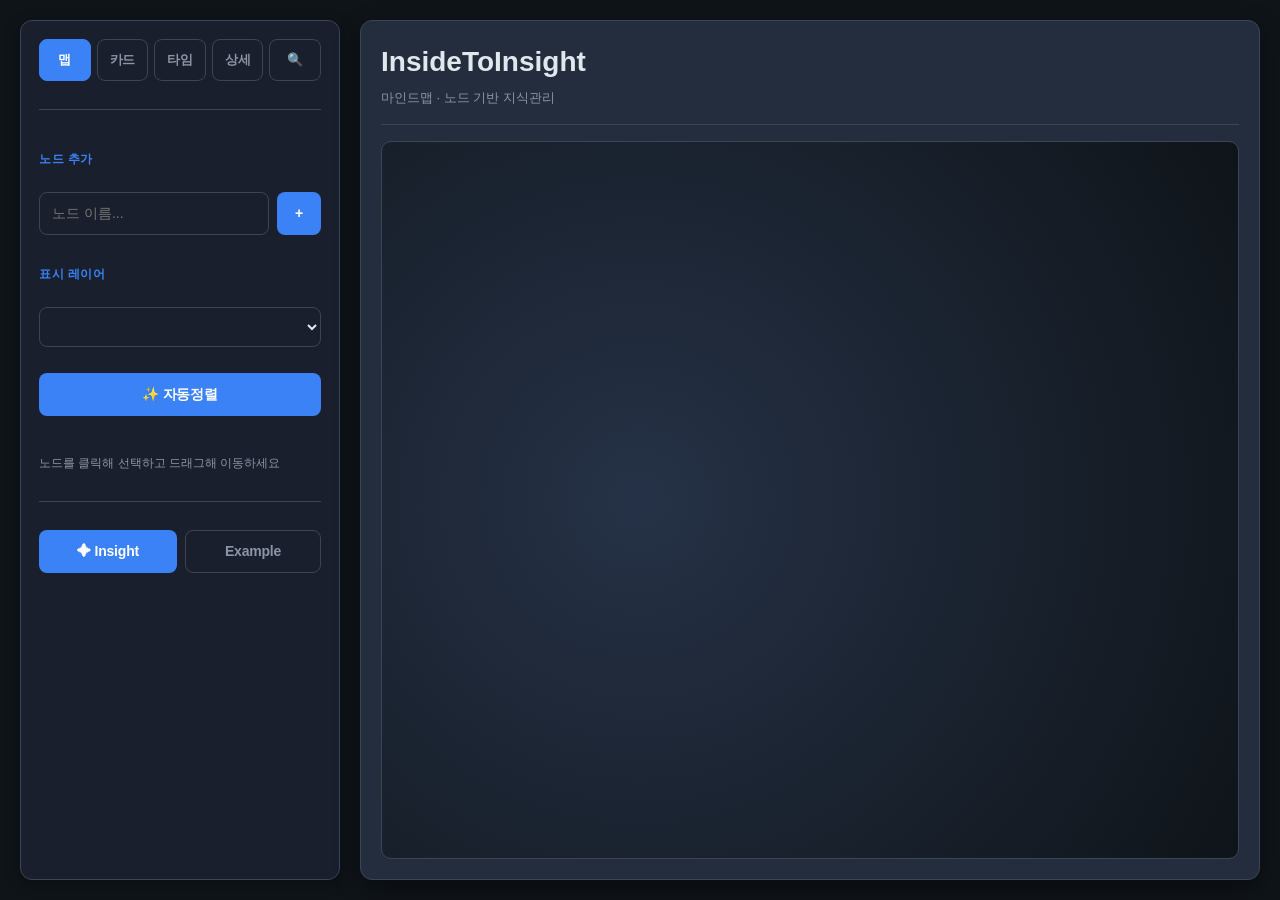
<file: index.html>
<!DOCTYPE html>
<html lang="ko">
<head>
<meta charset="UTF-8"><meta name="viewport" content="width=device-width, initial-scale=1.0"><title>InsideToInsight — Local</title>
<link rel="stylesheet" href="css/main.css">
</head>
<body>
<div id="app"></div><div id="toast" class="toast"></div>
<div id="exampleModal" class="insight-modal"><div class="modal"><div class="modal-head"><h2>Example — 한서윤</h2><button class="close" id="closeExample">×</button></div><div class="hint">가상의 인물 한서윤을 기준으로 구성한 구조화된 데모입니다. 각 카테고리에 <b>10개씩, 총 70개</b>의 장문 다이어리가 들어 있고, 각 기록은 <b>제목 + 세부 라벨 + 본문</b> 구조를 갖습니다.</div><div class="section-label">이 버전에서 확인할 수 있는 것</div><div style="background:#fafafa;border:1px solid #eee;border-radius:8px;padding:12px;line-height:1.6">• 카테고리별 10개 장문 다이어리<br>• 제목과 세부 라벨이 상세/카드/타임라인에 표시되는 구조<br>• Insight 프롬프트에 세부 라벨까지 전달되는 구조<br>• 기능별 JavaScript/CSS/데이터 분리</div><div class="section-label">추천 질문</div><div class="example-grid"><button class="secondary example-query" data-q="서윤이 커리어를 선택할 때 중요하게 보는 기준은 무엇일까?">커리어 기준 분석</button><button class="secondary example-query" data-q="서윤의 인간관계에서 반복되는 패턴은 무엇일까?">관계 패턴 분석</button><button class="secondary example-query" data-q="서윤이 효율을 중요하게 생각하면서도 사람 문제에는 다르게 접근하는 이유는?">가치관 연결 분석</button></div><div class="modal-actions"><button class="secondary" id="cancelExample">취소</button><button class="primary" id="runExample">미리보기로 보기</button></div></div></div><div id="examplePreviewBar" style="display:none;background:#fff3e0;border-bottom:2px solid #ffb74d;padding:12px;text-align:center"><strong>✨ Example 미리보기 중</strong> — 현재 보이는 것은 한서윤 데이터입니다. <button class="primary" style="margin:0 8px" id="confirmExample">이대로 저장</button> <button class="secondary" id="cancelPreview">원래대로 돌아가기</button></div>
<div id="insightModal" class="insight-modal"><div class="modal"><div class="modal-head"><h2>✦ AI Insight 프롬프트</h2><button class="close" id="closeModal">×</button></div><div class="section-label">📍 분석 범위 설정</div><div class="hint" style="margin-bottom:10px">분석에 포함할 카테고리를 선택하세요 (선택 안 한 것은 제외됩니다)</div><div id="categoryCheckboxes" style="background:#f5f5f5;border-radius:6px;padding:12px;margin-bottom:12px;max-height:150px;overflow-y:auto"></div><div class="row" style="gap:8px;margin-bottom:12px"><button class="secondary" id="selectAllCats" style="flex:1">전체 선택</button><button class="secondary" id="deselectAllCats" style="flex:1">전체 해제</button></div><div class="section-label">질의사항</div><textarea id="questionInput" placeholder="예: 내가 요즘 공부를 미루는 이유는 무엇일까?"></textarea><div class="hint" style="margin-top:8px">선택된 카테고리의 기록을 카테고리별·날짜순으로 묶고, <b>기록 제목과 세부 라벨</b>을 포함해 AI용 프롬프트를 생성합니다.</div><div class="row" style="margin-top:12px"><button class="primary" id="generateBtn">프롬프트 생성</button></div><div class="section-label">생성된 프롬프트</div><div id="promptOutput" class="output">아직 생성된 프롬프트가 없습니다.</div><div class="modal-actions"><button class="secondary" id="copyBtn">복사</button><button class="secondary" id="downloadBtn">TXT 저장</button></div></div></div>
<div id="searchModal" class="insight-modal"><div class="modal"><div class="modal-head"><h2>🔍 검색</h2><button class="close" id="closeSearch">×</button></div><div class="section-label">검색 대상</div><select id="searchType" style="width:100%;margin-bottom:12px"><option value="node">노드</option><option value="diary">노트내용</option></select><div class="section-label">검색어</div><input id="searchInput" placeholder="검색어 입력..." style="margin-bottom:12px"/><div id="searchResults" style="min-height:100px;max-height:400px;overflow:auto"></div><div class="modal-actions"><button class="secondary" id="clearSearch">초기화</button></div></div></div>
<div id="scripts"></div>
<script src="js/state.js"></script><script src="js/utils.js"></script><script src="js/data/default-data.js"></script><script src="js/data/example-data.js"></script><script src="js/data/example-data-v2.js"></script><script src="js/features/physics.js"></script><script src="js/features/layout.js"></script><script src="js/features/render.js"></script><script src="js/features/ui.js"></script><script src="js/features/mindmap.js"></script><script src="js/features/graph.js"></script><script src="js/features/insight.js"></script><script src="js/app.js"></script>
</body></html>
</file>
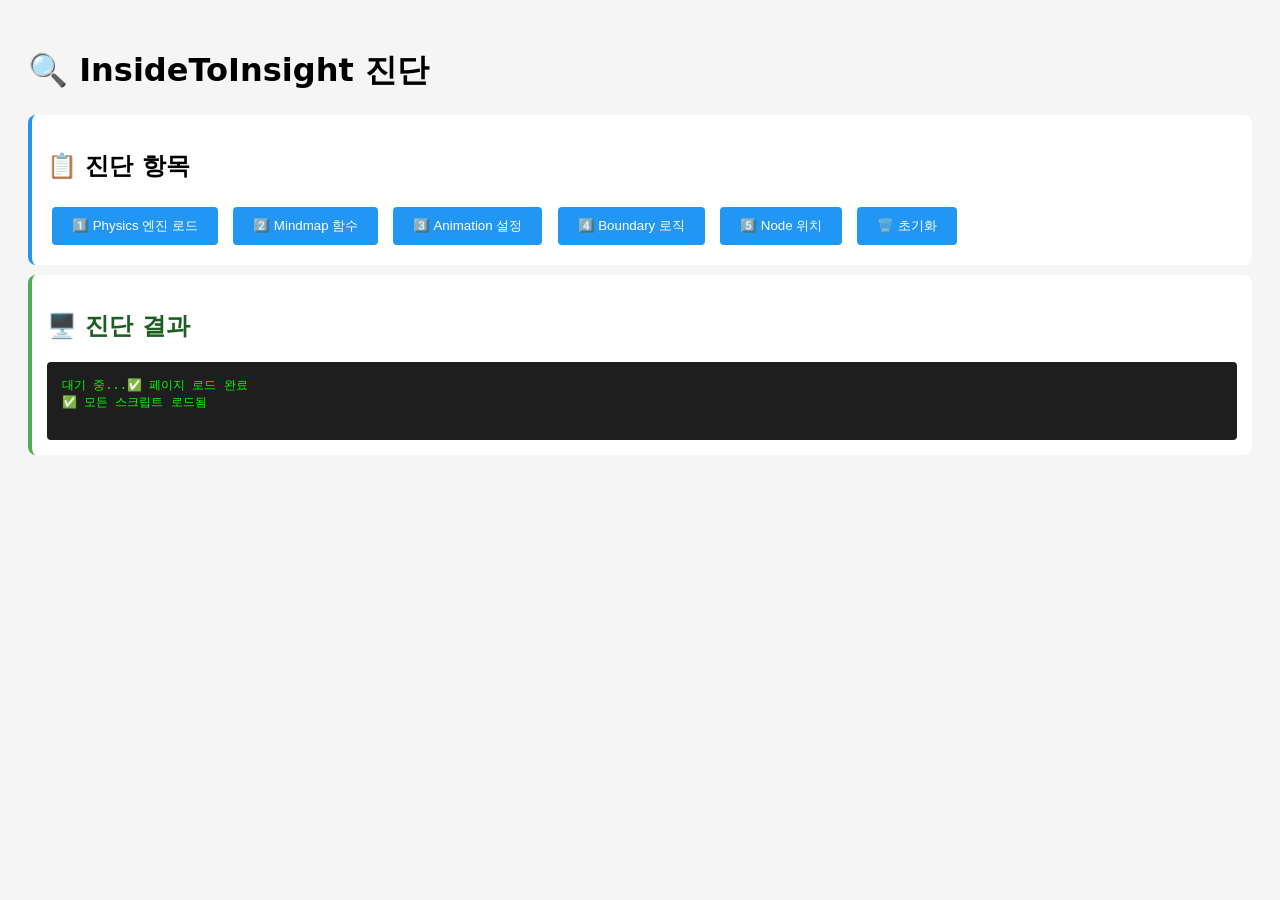
<file: diagnose.html>
<!DOCTYPE html>
<html lang="ko">
<head>
<meta charset="UTF-8">
<meta name="viewport" content="width=device-width, initial-scale=1.0">
<title>🔍 진단</title>
<style>
  body { font-family: system-ui; padding: 20px; background: #f5f5f5; }
  .section { background: white; margin: 10px 0; padding: 15px; border-radius: 8px; border-left: 4px solid #2196f3; }
  code { background: #f0f0f0; padding: 2px 6px; border-radius: 3px; }
  .error { border-left-color: #f44336; color: #b71c1c; }
  .warning { border-left-color: #ff9800; color: #e65100; }
  .success { border-left-color: #4caf50; color: #1b5e20; }
  button { padding: 10px 20px; margin: 5px; background: #2196f3; color: white; border: none; border-radius: 4px; cursor: pointer; }
  button:hover { background: #1976d2; }
  #output { background: #1e1e1e; color: #00ff00; padding: 15px; border-radius: 4px; font-family: monospace; font-size: 12px; max-height: 400px; overflow-y: auto; white-space: pre-wrap; word-break: break-all; }
</style>
</head>
<body>
<h1>🔍 InsideToInsight 진단</h1>

<div class="section">
  <h2>📋 진단 항목</h2>
  <button onclick="testPhysicsLoaded()">1️⃣ Physics 엔진 로드</button>
  <button onclick="testMindmapFunctions()">2️⃣ Mindmap 함수</button>
  <button onclick="testAnimationSetup()">3️⃣ Animation 설정</button>
  <button onclick="testBoundaryLogic()">4️⃣ Boundary 로직</button>
  <button onclick="testNodePositions()">5️⃣ Node 위치</button>
  <button onclick="clearOutput()">🗑️ 초기화</button>
</div>

<div class="section">
  <h2>🖥️ 진단 결과</h2>
  <div id="output">대기 중...</div>
</div>

<script src="js/state.js"></script>
<script src="js/utils.js"></script>
<script src="js/data/default-data.js"></script>
<script src="js/data/example-data.js"></script>
<script src="js/data/example-data-v2.js"></script>
<script src="js/data/example-data-expanded.js"></script>
<script src="js/features/physics.js"></script>
<script src="js/features/render.js"></script>
<script src="js/features/mindmap.js"></script>

<script>
const output = document.getElementById('output');

function log(msg, type = 'info') {
  const prefix = type === 'error' ? '❌' : type === 'warning' ? '⚠️' : '✅';
  output.textContent += `${prefix} ${msg}\n`;
  output.parentElement.className = `section ${type === 'error' ? 'error' : type === 'warning' ? 'warning' : 'success'}`;
}

function clearOutput() {
  output.textContent = '';
}

function testPhysicsLoaded() {
  clearOutput();
  output.textContent = '=== Physics 엔진 진단 ===\n\n';

  try {
    if (!window.I2IPhysics) {
      log('I2IPhysics 미로드', 'error');
      return;
    }

    if (!window.I2IPhysics.PhysicsSimulation) {
      log('PhysicsSimulation 클래스 미존재', 'error');
      return;
    }

    log('I2IPhysics 로드됨');
    log('PhysicsSimulation 클래스 존재');

    // 간단한 테스트
    const nodes = [
      { id: '1', name: 'A', position: { x: 100, y: 100 } },
      { id: '2', name: 'B', position: { x: 200, y: 100 } }
    ];
    const rels = [
      { id: 'r1', sourceNodeId: '1', targetNodeId: '2', type: 'parent' }
    ];

    const sim = new window.I2IPhysics.PhysicsSimulation(nodes, rels);
    log(`Simulation 인스턴스 생성 성공`);
    log(`Alpha: ${sim.alpha}`);
    log(`Nodes: ${sim.nodes.length}`);
    log(`Velocities: ${sim.velocities.size}`);

    // Tick 실행
    sim.tick();
    sim.tick();
    log(`Tick 2회 실행 완료, Alpha: ${sim.alpha.toFixed(4)}`);

  } catch (e) {
    log(`오류: ${e.message}`, 'error');
  }
}

function testMindmapFunctions() {
  clearOutput();
  output.textContent = '=== Mindmap 함수 진단 ===\n\n';

  try {
    if (!window.I2IMindmap) {
      log('I2IMindmap 미로드', 'error');
      return;
    }

    log('I2IMindmap 로드됨');

    const funcs = ['draw', 'arrangeChildNodes', 'getNodeLayer', 'startFocusAnimation'];
    funcs.forEach(fn => {
      if (typeof window.I2IMindmap[fn] === 'function') {
        log(`${fn} 함수 존재`);
      } else {
        log(`${fn} 함수 미존재`, 'warning');
      }
    });

  } catch (e) {
    log(`오류: ${e.message}`, 'error');
  }
}

function testAnimationSetup() {
  clearOutput();
  output.textContent = '=== Animation 설정 진단 ===\n\n';

  try {
    const state = I2IState.load();
    log(`State 로드 완료`);

    // Root 노드 찾기
    const root = state.nodes.find(n =>
      !state.relationships.some(r => r.type === 'parent' && r.targetNodeId === n.id)
    );

    if (!root) {
      log('Root 노드 없음', 'warning');
      return;
    }

    log(`Root 노드: ${root.name} (${root.id})`);

    // 자식 찾기
    const childIds = state.relationships
      .filter(r => r.type === 'parent' && r.sourceNodeId === root.id)
      .map(r => r.targetNodeId);

    log(`자식 노드 수: ${childIds.length}`);

    if (childIds.length === 0) {
      log('자식이 없어서 Animation 테스트 불가', 'warning');
      return;
    }

    // startFocusAnimation 함수 확인
    if (typeof window.I2IMindmap.startFocusAnimation !== 'function') {
      log('startFocusAnimation 함수 미존재', 'error');
      return;
    }

    log('startFocusAnimation 함수 존재');

    // 함수 실행 테스트 (실행하지 말고 구조만 확인)
    log(`Animation 설정 준비 완료`);

  } catch (e) {
    log(`오류: ${e.message}`, 'error');
  }
}

function testBoundaryLogic() {
  clearOutput();
  output.textContent = '=== Boundary 로직 진단 ===\n\n';

  try {
    // 경계 값 확인
    const viewBox = { w: 900, h: 570 };
    const nodeRadius = 32;
    const margins = 32;

    const bounds = {
      minX: margins + nodeRadius,
      maxX: viewBox.w - nodeRadius - margins,
      minY: margins + nodeRadius,
      maxY: viewBox.h - nodeRadius - margins
    };

    log(`ViewBox: ${viewBox.w}×${viewBox.h}`);
    log(`Node Radius: ${nodeRadius}`);
    log(`Margin: ${margins}`);
    log(`\nBoundary 범위:`);
    log(`  X: ${bounds.minX} ~ ${bounds.maxX}`);
    log(`  Y: ${bounds.minY} ~ ${bounds.maxY}`);

    // 실제 노드 위치 확인
    const state = I2IState.load();
    const nodes = state.nodes;

    const outOfBounds = nodes.filter(n =>
      n.position.x < bounds.minX || n.position.x > bounds.maxX ||
      n.position.y < bounds.minY || n.position.y > bounds.maxY
    );

    log(`\n실제 노드 위치:`);
    log(`  총 노드: ${nodes.length}`);
    log(`  범위 내: ${nodes.length - outOfBounds.length}`);
    log(`  범위 밖: ${outOfBounds.length}`);

    if (outOfBounds.length > 0) {
      log(`범위 밖 노드들:`, 'warning');
      outOfBounds.slice(0, 5).forEach(n => {
        log(`  ${n.name}: (${n.position.x}, ${n.position.y})`);
      });
    }

  } catch (e) {
    log(`오류: ${e.message}`, 'error');
  }
}

function testNodePositions() {
  clearOutput();
  output.textContent = '=== Node 위치 진단 ===\n\n';

  try {
    const state = I2IState.load();
    const nodes = state.nodes;

    const xCoords = nodes.map(n => n.position.x);
    const yCoords = nodes.map(n => n.position.y);

    log(`노드 수: ${nodes.length}`);
    log(`\nX 좌표 범위:`);
    log(`  최소: ${Math.min(...xCoords)}`);
    log(`  최대: ${Math.max(...xCoords)}`);
    log(`\nY 좌표 범위:`);
    log(`  최소: ${Math.min(...yCoords)}`);
    log(`  최대: ${Math.max(...yCoords)}`);

    // 데이터별 분석
    const datasets = [
      { name: 'DEFAULT_DATA', data: window.DEFAULT_DATA },
      { name: 'EXAMPLE_DATA', data: window.EXAMPLE_DATA },
      { name: 'EXAMPLE_DATA_V2', data: window.EXAMPLE_DATA_V2 },
      { name: 'EXAMPLE_DATA_EXPANDED', data: window.EXAMPLE_DATA_EXPANDED }
    ];

    log(`\n데이터셋별 범위:`);
    datasets.forEach(ds => {
      if (ds.data && ds.data.nodes) {
        const xs = ds.data.nodes.map(n => n.position.x);
        const ys = ds.data.nodes.map(n => n.position.y);
        log(`  ${ds.name}: X(${Math.min(...xs)}~${Math.max(...xs)}) Y(${Math.min(...ys)}~${Math.max(...ys)})`);
      }
    });

  } catch (e) {
    log(`오류: ${e.message}`, 'error');
  }
}

// 초기 로드 테스트
window.addEventListener('load', () => {
  log('페이지 로드 완료');
  log('모든 스크립트 로드됨\n');
});
</script>
</body>
</html>
</file>
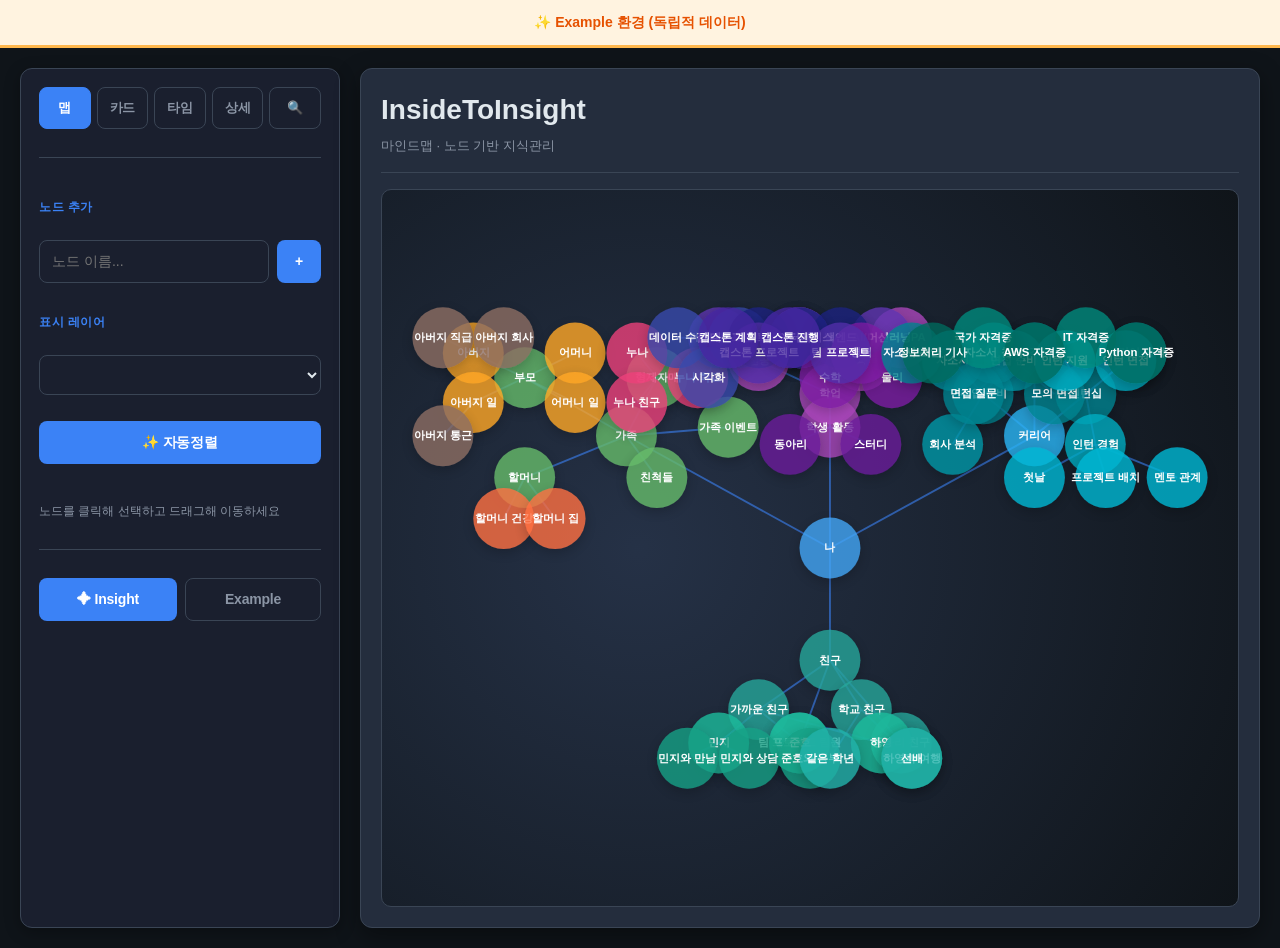
<file: example.html>
<!DOCTYPE html>
<html lang="ko">
<head>
<meta charset="UTF-8"><meta name="viewport" content="width=device-width, initial-scale=1.0"><title>InsideToInsight — Example</title>
<link rel="stylesheet" href="css/main.css">
<style>
  .example-banner {
    background: #fff3e0;
    border-bottom: 3px solid #ffb74d;
    padding: 12px 16px;
    text-align: center;
    font-weight: bold;
    color: #e65100;
    font-size: 14px;
  }
</style>
</head>
<body>
<div class="example-banner">✨ Example 환경 (독립적 데이터)</div>
<div id="app"></div><div id="toast" class="toast"></div>
<div id="exampleModal" class="insight-modal"><div class="modal"><div class="modal-head"><h2>Example — 한서윤</h2><button class="close" id="closeExample">×</button></div><div class="hint">가상의 인물 한서윤을 기준으로 구성한 구조화된 데모입니다.</div><div class="modal-actions"><button class="secondary" id="cancelExample">닫기</button></div></div></div>
<div id="insightModal" class="insight-modal"><div class="modal"><div class="modal-head"><h2>✦ AI Insight 프롬프트</h2><button class="close" id="closeModal">×</button></div><div class="section-label">📍 분석 범위 설정</div><div class="hint" style="margin-bottom:10px">분석에 포함할 카테고리를 선택하세요 (선택 안 한 것은 제외됩니다)</div><div id="categoryCheckboxes" style="background:#f5f5f5;border-radius:6px;padding:12px;margin-bottom:12px;max-height:150px;overflow-y:auto"></div><div class="row" style="gap:8px;margin-bottom:12px"><button class="secondary" id="selectAllCats" style="flex:1">전체 선택</button><button class="secondary" id="deselectAllCats" style="flex:1">전체 해제</button></div><div class="section-label">질의사항</div><textarea id="questionInput" placeholder="예: 내가 요즘 공부를 미루는 이유는 무엇일까?"></textarea><div class="hint" style="margin-top:8px">선택된 카테고리의 기록을 카테고리별·날짜순으로 묶고, <b>기록 제목과 세부 라벨</b>을 포함해 AI용 프롬프트를 생성합니다.</div><div class="row" style="margin-top:12px"><button class="primary" id="generateBtn">프롬프트 생성</button></div><div class="section-label">생성된 프롬프트</div><div id="promptOutput" class="output">아직 생성된 프롬프트가 없습니다.</div><div class="modal-actions"><button class="secondary" id="copyBtn">복사</button><button class="secondary" id="downloadBtn">TXT 저장</button></div></div></div>
<div id="searchModal" class="insight-modal"><div class="modal"><div class="modal-head"><h2>🔍 검색</h2><button class="close" id="closeSearch">×</button></div><div class="section-label">검색 대상</div><select id="searchType" style="width:100%;margin-bottom:12px"><option value="node">노드</option><option value="diary">노트내용</option></select><div class="section-label">검색어</div><input id="searchInput" placeholder="검색어 입력..." style="margin-bottom:12px"/><div id="searchResults" style="min-height:100px;max-height:400px;overflow:auto"></div></div></div>

<script src="js/state.js"></script>
<script src="js/utils.js"></script>
<script src="js/data/example-data-expanded.js"></script>

<script>
  // Example 페이지: 독립된 localStorage 키 사용
  // I2IState 오버라이드 전에 플래그 설정
  window._EXAMPLE_MODE = true;
  const EXAMPLE_STORAGE_KEY = 'insideToInsight.example.v2';
</script>

<script>
  // I2IState 메서드 오버라이드 (간단하고 확실한 방식)
  const originalLoad = I2IState.load;
  const originalSave = I2IState.save;

  I2IState.load = function() {
    try {
      const raw = localStorage.getItem(EXAMPLE_STORAGE_KEY);
      if (raw) {
        const parsed = JSON.parse(raw);
        return {
          categories: parsed.categories || this.DEFAULT_CATEGORIES,
          entries: this.normalizeEntries(parsed.entries || {}),
          nodes: this.normalizeNodes(parsed.nodes || []),
          relationships: this.normalizeRelationships(parsed.relationships || [])
        };
      }
    } catch (e) {
      console.error('Failed to load example data from localStorage:', e);
    }

    // localStorage 없으면 EXAMPLE_DATA_V2 기본값
    if (window.EXAMPLE_DATA_V2) {
      return this.clone(window.EXAMPLE_DATA_V2);
    }

    return {
      categories: this.DEFAULT_CATEGORIES,
      entries: this.DEFAULT_CATEGORIES.reduce((acc, cat) => (acc[cat] = [], acc), {}),
      nodes: [],
      relationships: []
    };
  };

  I2IState.save = function(state) {
    localStorage.setItem(EXAMPLE_STORAGE_KEY, JSON.stringify(state));
  };
</script>

<script src="js/features/physics.js"></script>
<script src="js/features/layout.js"></script>
<script src="js/features/render.js"></script>
<script src="js/features/ui.js"></script>
<script src="js/features/mindmap.js"></script>
<script src="js/features/graph.js"></script>
<script src="js/features/insight.js"></script>
<script src="js/app.js"></script>
</body>
</html>
</file>
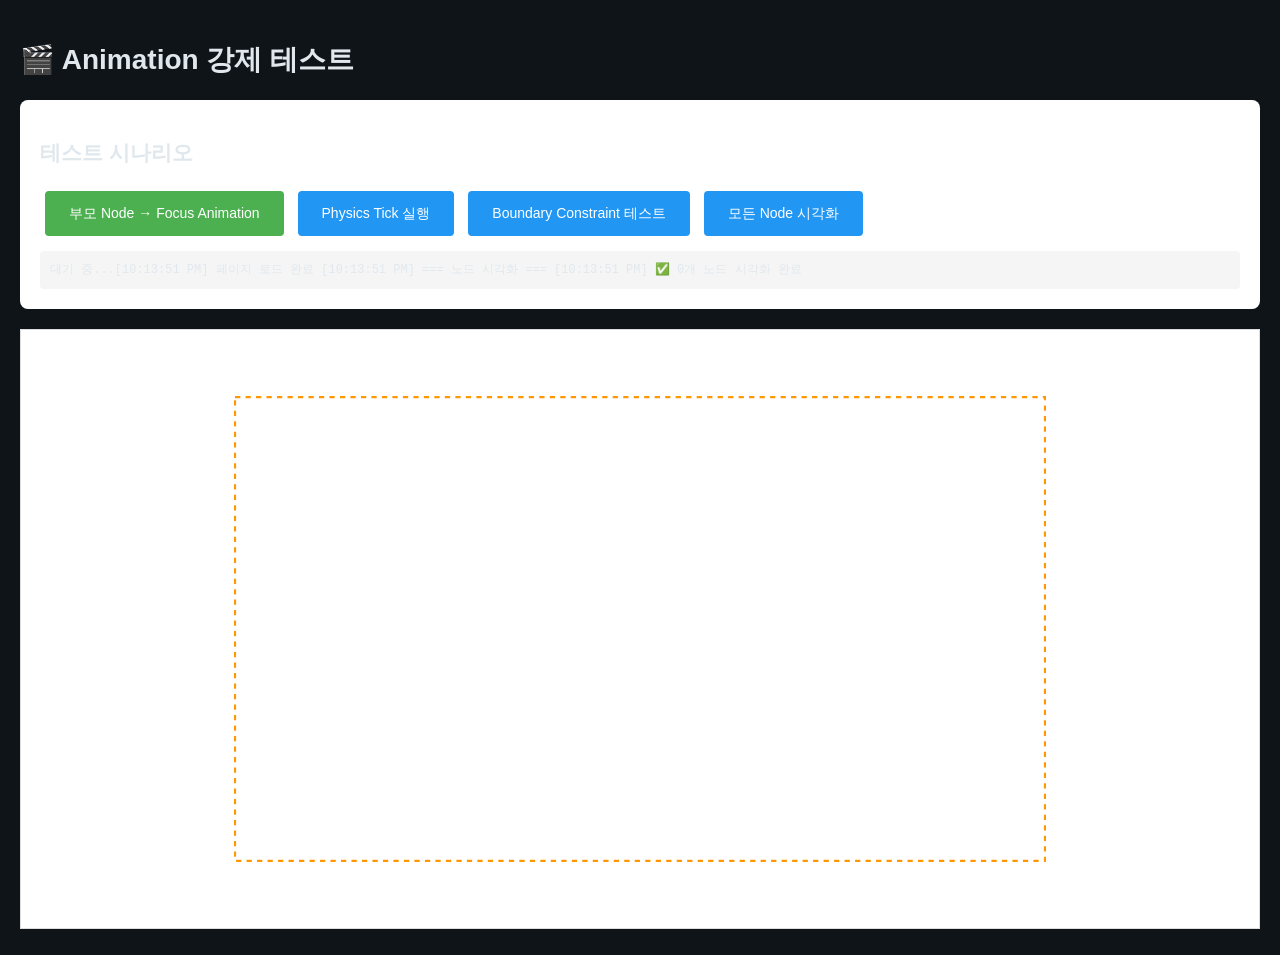
<file: test-animation-forced.html>
<!DOCTYPE html>
<html lang="ko">
<head>
<meta charset="UTF-8">
<meta name="viewport" content="width=device-width, initial-scale=1.0">
<title>🎬 Animation 강제 테스트</title>
<link rel="stylesheet" href="css/main.css">
<style>
  body { padding: 20px; }
  .control { background: white; padding: 20px; border-radius: 8px; margin-bottom: 20px; }
  button { padding: 12px 24px; margin: 5px; font-size: 14px; cursor: pointer; border: none; border-radius: 4px; background: #2196f3; color: white; }
  button:hover { background: #1976d2; }
  button.start { background: #4caf50; }
  button.start:hover { background: #45a049; }
  .status { padding: 10px; background: #f5f5f5; border-radius: 4px; margin-top: 10px; font-family: monospace; font-size: 12px; }
</style>
</head>
<body>
<h1>🎬 Animation 강제 테스트</h1>

<div class="control">
  <h2>테스트 시나리오</h2>
  <button class="start" onclick="testFocusAnimation()">부모 Node → Focus Animation</button>
  <button onclick="testPhysicsTick()">Physics Tick 실행</button>
  <button onclick="testBoundaryConstraint()">Boundary Constraint 테스트</button>
  <button onclick="visualizeNodes()">모든 Node 시각화</button>
  <div class="status" id="status">대기 중...</div>
</div>

<div id="app"></div>
<svg id="mindmapSvg" viewBox="0 0 900 570" style="border: 1px solid #ddd; width: 100%; height: 600px; background: white;"></svg>

<script src="js/state.js"></script>
<script src="js/utils.js"></script>
<script src="js/data/default-data.js"></script>
<script src="js/data/example-data.js"></script>
<script src="js/data/example-data-v2.js"></script>
<script src="js/data/example-data-expanded.js"></script>
<script src="js/features/physics.js"></script>
<script src="js/features/render.js"></script>
<script src="js/features/mindmap.js"></script>

<script>
const statusEl = document.getElementById('status');
const svg = document.getElementById('mindmapSvg');

function updateStatus(msg) {
  const time = new Date().toLocaleTimeString();
  statusEl.textContent += `[${time}] ${msg}\n`;
  statusEl.scrollTop = statusEl.scrollHeight;
}

// Test 1: Focus Animation
async function testFocusAnimation() {
  updateStatus('=== Focus Animation 테스트 시작 ===');

  try {
    const state = I2IState.load();

    // Root 노드 찾기
    const root = state.nodes.find(n =>
      !state.relationships.some(r => r.type === 'parent' && r.targetNodeId === n.id)
    );

    if (!root) {
      updateStatus('❌ Root 노드 없음');
      return;
    }

    updateStatus(`✅ Root 노드: ${root.name}`);

    // 자식 확인
    const childIds = state.relationships
      .filter(r => r.type === 'parent' && r.sourceNodeId === root.id)
      .map(r => r.targetNodeId);

    if (childIds.length === 0) {
      updateStatus('❌ 자식 노드 없음');
      return;
    }

    updateStatus(`✅ 자식 노드 수: ${childIds.length}`);

    // Animation 시작
    if (!window.I2IMindmap.startFocusAnimation) {
      updateStatus('❌ startFocusAnimation 함수 미존재');
      return;
    }

    const focusAnimation = window.I2IMindmap.startFocusAnimation(root, childIds, state.nodes, state.relationships);
    updateStatus('✅ Animation 생성됨');

    // 10프레임 동안 실행
    updateStatus('🎬 Animation 실행 중... (10프레임)');

    let frameCount = 0;
    const runAnimation = () => {
      frameCount++;
      updateStatus(`프레임 ${frameCount}: 부모 위치 (${root.position.x.toFixed(0)}, ${root.position.y.toFixed(0)})`);

      if (frameCount < 10 && focusAnimation.isRunning()) {
        requestAnimationFrame(runAnimation);
      } else {
        updateStatus('✅ Animation 완료');
        visualizeAnimatedState(state, root, childIds);
      }
    };

    requestAnimationFrame(runAnimation);

  } catch (e) {
    updateStatus(`❌ 오류: ${e.message}`);
    console.error(e.stack);
  }
}

// Test 2: Physics Tick
function testPhysicsTick() {
  updateStatus('=== Physics Tick 테스트 ===');

  try {
    const nodes = [
      { id: '1', name: 'A', position: { x: 200, y: 285 } },
      { id: '2', name: 'B', position: { x: 350, y: 200 } },
      { id: '3', name: 'C', position: { x: 350, y: 370 } }
    ];

    const rels = [
      { id: 'r1', sourceNodeId: '1', targetNodeId: '2', type: 'parent' },
      { id: 'r2', sourceNodeId: '1', targetNodeId: '3', type: 'parent' }
    ];

    const sim = new I2IPhysics.PhysicsSimulation(nodes, rels);
    updateStatus(`✅ Simulation 생성됨, 노드: ${nodes.length}`);

    const positions = [];
    for (let i = 0; i < 5; i++) {
      sim.tick();
      const pos = nodes[0].position;
      positions.push(`${pos.x.toFixed(1)},${pos.y.toFixed(1)}`);
    }

    updateStatus(`✅ 5 Tick 실행 완료`);
    updateStatus(`노드 0 위치 변화: [${positions.join(' → ')}]`);

    if (positions[0] !== positions[4]) {
      updateStatus('✅ Position이 변경됨 (Physics 작동 중)');
    } else {
      updateStatus('⚠️ Position이 동일함 (Physics 미작동?)');
    }

  } catch (e) {
    updateStatus(`❌ 오류: ${e.message}`);
  }
}

// Test 3: Boundary Constraint
function testBoundaryConstraint() {
  updateStatus('=== Boundary Constraint 테스트 ===');

  try {
    const state = I2IState.load();
    const bounds = { minX: 64, maxX: 836, minY: 64, maxY: 506 };

    const outOfBounds = state.nodes.filter(n =>
      n.position.x < bounds.minX || n.position.x > bounds.maxX ||
      n.position.y < bounds.minY || n.position.y > bounds.maxY
    );

    updateStatus(`총 노드: ${state.nodes.length}`);
    updateStatus(`범위 내: ${state.nodes.length - outOfBounds.length}`);
    updateStatus(`범위 밖: ${outOfBounds.length}`);

    if (outOfBounds.length === 0) {
      updateStatus('✅ 모든 노드가 범위 내');
    } else {
      updateStatus(`❌ 범위 밖 노드들:`);
      outOfBounds.forEach(n => {
        updateStatus(`   ${n.name}: (${n.position.x}, ${n.position.y})`);
      });
    }

  } catch (e) {
    updateStatus(`❌ 오류: ${e.message}`);
  }
}

// Visualization
function visualizeNodes() {
  updateStatus('=== 노드 시각화 ===');

  try {
    const state = I2IState.load();
    const svg = document.getElementById('mindmapSvg');

    // SVG 초기화
    svg.innerHTML = `
      <defs>
        <filter id="shadow"><feDropShadow dx="0" dy="2" stdDeviation="3" flood-opacity=".3"/></filter>
      </defs>
    `;

    // 경계선 그리기
    const rect = document.createElementNS('http://www.w3.org/2000/svg', 'rect');
    rect.setAttribute('x', '64');
    rect.setAttribute('y', '64');
    rect.setAttribute('width', '772');
    rect.setAttribute('height', '442');
    rect.setAttribute('fill', 'none');
    rect.setAttribute('stroke', '#ff9800');
    rect.setAttribute('stroke-width', '2');
    rect.setAttribute('stroke-dasharray', '5,5');
    svg.appendChild(rect);

    // 노드 그리기
    state.nodes.forEach(node => {
      const circle = document.createElementNS('http://www.w3.org/2000/svg', 'circle');
      circle.setAttribute('cx', node.position.x);
      circle.setAttribute('cy', node.position.y);
      circle.setAttribute('r', '32');
      circle.setAttribute('fill', node.color || '#42a5f5');
      circle.setAttribute('opacity', '0.8');
      circle.setAttribute('filter', 'url(#shadow)');
      svg.appendChild(circle);

      const text = document.createElementNS('http://www.w3.org/2000/svg', 'text');
      text.setAttribute('x', node.position.x);
      text.setAttribute('y', node.position.y);
      text.setAttribute('text-anchor', 'middle');
      text.setAttribute('dy', '.3em');
      text.setAttribute('fill', '#fff');
      text.setAttribute('font-size', '10');
      text.setAttribute('font-weight', '700');
      text.setAttribute('pointer-events', 'none');
      text.textContent = node.name.slice(0, 8);
      svg.appendChild(text);
    });

    updateStatus(`✅ ${state.nodes.length}개 노드 시각화 완료`);

  } catch (e) {
    updateStatus(`❌ 오류: ${e.message}`);
  }
}

function visualizeAnimatedState(state, root, childIds) {
  const svg = document.getElementById('mindmapSvg');
  svg.innerHTML = `
    <defs>
      <filter id="shadow"><feDropShadow dx="0" dy="2" stdDeviation="3" flood-opacity=".3"/></filter>
    </defs>
  `;

  // 경계선
  const rect = document.createElementNS('http://www.w3.org/2000/svg', 'rect');
  rect.setAttribute('x', '64');
  rect.setAttribute('y', '64');
  rect.setAttribute('width', '772');
  rect.setAttribute('height', '442');
  rect.setAttribute('fill', 'none');
  rect.setAttribute('stroke', '#ff9800');
  rect.setAttribute('stroke-width', '2');
  rect.setAttribute('stroke-dasharray', '5,5');
  svg.appendChild(rect);

  // 부모와 자식만 그리기
  const visibleIds = new Set([root.id, ...childIds]);

  state.nodes.forEach(node => {
    if (!visibleIds.has(node.id)) return;

    const circle = document.createElementNS('http://www.w3.org/2000/svg', 'circle');
    circle.setAttribute('cx', node.position.x);
    circle.setAttribute('cy', node.position.y);
    circle.setAttribute('r', '32');
    circle.setAttribute('fill', node.id === root.id ? '#2196f3' : '#4caf50');
    circle.setAttribute('opacity', '0.9');
    circle.setAttribute('filter', 'url(#shadow)');
    svg.appendChild(circle);

    const text = document.createElementNS('http://www.w3.org/2000/svg', 'text');
    text.setAttribute('x', node.position.x);
    text.setAttribute('y', node.position.y);
    text.setAttribute('text-anchor', 'middle');
    text.setAttribute('dy', '.3em');
    text.setAttribute('fill', '#fff');
    text.setAttribute('font-size', '11');
    text.setAttribute('font-weight', '700');
    text.setAttribute('pointer-events', 'none');
    text.textContent = node.name.slice(0, 10);
    svg.appendChild(text);
  });

  updateStatus('✅ Animation 후 상태 시각화 완료');
}

// 초기화
updateStatus('페이지 로드 완료');
visualizeNodes();
</script>
</body>
</html>
</file>
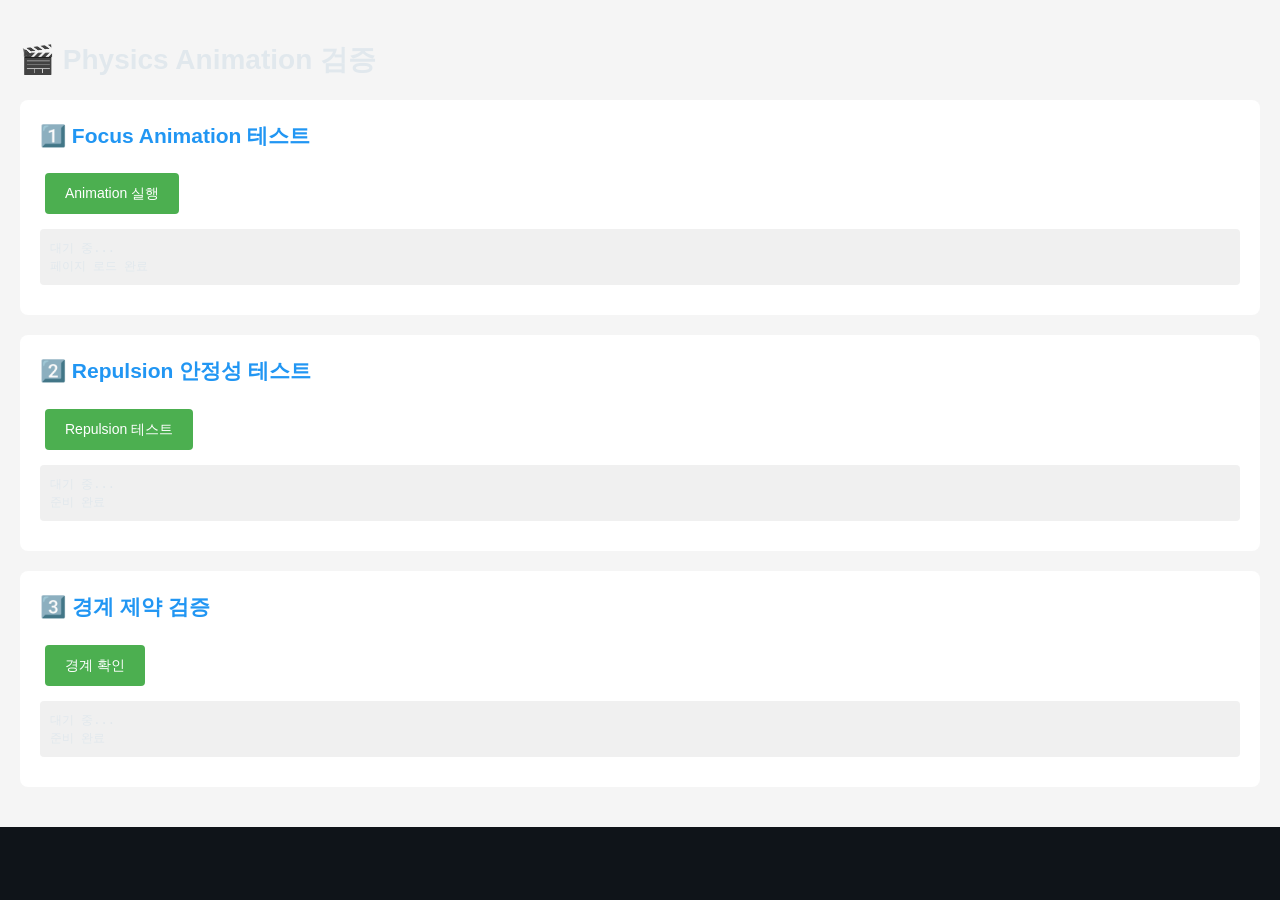
<file: test-animation.html>
<!DOCTYPE html>
<html lang="ko">
<head>
<meta charset="UTF-8">
<meta name="viewport" content="width=device-width, initial-scale=1.0">
<title>🎬 Animation 검증</title>
<link rel="stylesheet" href="css/main.css">
<style>
  body { padding: 20px; background: #f5f5f5; }
  .test-container { background: white; padding: 20px; border-radius: 8px; margin-bottom: 20px; }
  h2 { margin-top: 0; color: #2196f3; }
  button { padding: 10px 20px; margin: 5px; background: #4caf50; color: white; border: none; border-radius: 4px; cursor: pointer; }
  button:hover { background: #45a049; }
  .log { background: #f0f0f0; padding: 10px; border-radius: 4px; margin: 10px 0; font-size: 12px; font-family: monospace; max-height: 300px; overflow: auto; }
  .pass { color: #2e7d32; }
  .fail { color: #c62828; }
</style>
</head>
<body>
<h1>🎬 Physics Animation 검증</h1>

<div class="test-container">
  <h2>1️⃣ Focus Animation 테스트</h2>
  <button onclick="testFocusAnimation()">Animation 실행</button>
  <div id="log1" class="log">대기 중...</div>
</div>

<div class="test-container">
  <h2>2️⃣ Repulsion 안정성 테스트</h2>
  <button onclick="testRepulsionStability()">Repulsion 테스트</button>
  <div id="log2" class="log">대기 중...</div>
</div>

<div class="test-container">
  <h2>3️⃣ 경계 제약 검증</h2>
  <button onclick="testBoundary()">경계 확인</button>
  <div id="log3" class="log">대기 중...</div>
</div>

<script src="js/state.js"></script>
<script src="js/utils.js"></script>
<script src="js/data/default-data.js"></script>
<script src="js/features/physics.js"></script>

<script>
function log(elementId, msg, isPass = null) {
  const el = document.getElementById(elementId);
  const className = isPass === true ? 'pass' : isPass === false ? 'fail' : '';
  el.innerHTML += `<div class="${className}">${msg}</div>`;
  el.scrollTop = el.scrollHeight;
}

function testFocusAnimation() {
  document.getElementById('log1').innerHTML = '';
  log('log1', '=== Focus Animation 테스트 시작 ===');

  try {
    // 간단한 그래프 생성
    const nodes = [
      { id: 'root', position: { x: 100, y: 100 } },
      { id: 'child1', position: { x: 200, y: 200 } },
      { id: 'child2', position: { x: 300, y: 200 } },
    ];

    const rels = [
      { type: 'parent', sourceNodeId: 'root', targetNodeId: 'child1' },
      { type: 'parent', sourceNodeId: 'root', targetNodeId: 'child2' },
    ];

    log('log1', `✓ 노드 생성: ${nodes.length}개`);
    log('log1', `✓ 관계 생성: ${rels.length}개`);

    // Physics Simulation 생성
    const sim = new I2IPhysics.PhysicsSimulation(nodes, rels, {
      repulsionStrength: -100,
      linkDistance: 120,
      damping: 0.7,
      alphaMin: 0.001,
      alphaDecay: 0.03,
      velocityMax: 1.5
    });

    log('log1', `✓ Physics Simulation 생성됨`);

    // 시뮬레이션 시작
    sim.start();
    log('log1', `✓ Simulation 시작 (alpha=${sim.alpha})`);

    // 30 frames 실행
    const initialPositions = nodes.map(n => ({ ...n.position }));

    for (let i = 0; i < 30; i++) {
      sim.tick();

      if (i === 0 || i === 9 || i === 19 || i === 29) {
        log('log1', `Frame ${i+1}: Root(${nodes[0].position.x.toFixed(0)},${nodes[0].position.y.toFixed(0)}) Alpha=${sim.alpha.toFixed(4)} Running=${sim.isRunning}`);
      }

      if (!sim.isRunning) {
        log('log1', `🛑 Simulation 수렴 (frame ${i+1})`, true);
        break;
      }
    }

    // 검증
    const rootMoved = Math.abs(nodes[0].position.x - initialPositions[0].x) > 1 ||
                      Math.abs(nodes[0].position.y - initialPositions[0].y) > 1;
    const childrenSeparated = Math.sqrt(
      (nodes[1].position.x - nodes[2].position.x) ** 2 +
      (nodes[1].position.y - nodes[2].position.y) ** 2
    ) > 100;

    log('log1', `✓ Root 이동: ${rootMoved ? '예' : '아니오'}`, rootMoved);
    log('log1', `✓ 자식들 분리: ${childrenSeparated ? '예' : '아니오'}`, childrenSeparated);

    if (rootMoved && childrenSeparated) {
      log('log1', `✅ Animation 정상 작동!`, true);
    } else {
      log('log1', `❌ Animation 미작동`, false);
    }

  } catch (e) {
    log('log1', `❌ 오류: ${e.message}`, false);
    console.error(e.stack);
  }
}

function testRepulsionStability() {
  document.getElementById('log2').innerHTML = '';
  log('log2', '=== Repulsion 안정성 테스트 ===');

  try {
    // 겹친 노드들
    const nodes = [
      { id: 'a', position: { x: 200, y: 200 } },
      { id: 'b', position: { x: 220, y: 200 } },
      { id: 'c', position: { x: 210, y: 220 } },
    ];

    const rels = [];

    log('log2', `✓ 겹친 노드 3개 생성`);

    const sim = new I2IPhysics.PhysicsSimulation(nodes, rels, {
      repulsionStrength: -100,
      linkDistance: 120,
      damping: 0.7,
      alphaMin: 0.001,
      alphaDecay: 0.03,
      velocityMax: 1.5
    });

    // 50 frames 실행
    let maxOscillation = 0;
    const positionsHistory = [];

    for (let i = 0; i < 50; i++) {
      sim.tick();
      const distAB = Math.sqrt(
        (nodes[1].position.x - nodes[0].position.x) ** 2 +
        (nodes[1].position.y - nodes[0].position.y) ** 2
      );
      positionsHistory.push(distAB);

      if (i >= 10) {
        const prevDist = positionsHistory[i - 1];
        const oscillation = Math.abs(distAB - prevDist);
        maxOscillation = Math.max(maxOscillation, oscillation);
      }

      if (i === 9 || i === 24 || i === 49) {
        log('log2', `Frame ${i+1}: 거리AB=${distAB.toFixed(1)}px Alpha=${sim.alpha.toFixed(4)}`);
      }

      if (!sim.isRunning) {
        log('log2', `✓ 수렴 (frame ${i+1})`);
        break;
      }
    }

    const finalDist = Math.sqrt(
      (nodes[1].position.x - nodes[0].position.x) ** 2 +
      (nodes[1].position.y - nodes[0].position.y) ** 2
    );

    log('log2', `최종 거리 AB: ${finalDist.toFixed(1)}px`);
    log('log2', `최대 진동: ${maxOscillation.toFixed(2)}px/frame`);

    const isStable = maxOscillation < 5 && finalDist > 80;
    if (isStable) {
      log('log2', `✅ Repulsion 안정적!`, true);
    } else {
      log('log2', `❌ 진동 과다 또는 분리 불충분`, false);
    }

  } catch (e) {
    log('log2', `❌ 오류: ${e.message}`, false);
  }
}

function testBoundary() {
  document.getElementById('log3').innerHTML = '';
  log('log3', '=== 경계 제약 검증 ===');

  try {
    const nodes = [
      { id: 'a', position: { x: 10, y: 10 } },
      { id: 'b', position: { x: 900, y: 600 } },
    ];

    const rels = [];

    const sim = new I2IPhysics.PhysicsSimulation(nodes, rels, {
      repulsionStrength: -100,
      linkDistance: 120,
      damping: 0.7,
      alphaMin: 0.001,
      alphaDecay: 0.03,
      velocityMax: 1.5
    });

    log('log3', `초기: A=(${nodes[0].position.x}, ${nodes[0].position.y}) B=(${nodes[1].position.x}, ${nodes[1].position.y})`);

    sim.start();
    for (let i = 0; i < 10; i++) {
      sim.tick();
    }

    const bounds = { minX: 64, maxX: 836, minY: 64, maxY: 506 };
    const minX = bounds.minX + 32;
    const maxX = bounds.maxX - 32;
    const minY = bounds.minY + 32;
    const maxY = bounds.maxY - 32;

    const aInBounds = nodes[0].position.x >= minX && nodes[0].position.x <= maxX &&
                      nodes[0].position.y >= minY && nodes[0].position.y <= maxY;
    const bInBounds = nodes[1].position.x >= minX && nodes[1].position.x <= maxX &&
                      nodes[1].position.y >= minY && nodes[1].position.y <= maxY;

    log('log3', `최종: A=(${nodes[0].position.x.toFixed(0)}, ${nodes[0].position.y.toFixed(0)}) B=(${nodes[1].position.x.toFixed(0)}, ${nodes[1].position.y.toFixed(0)})`);
    log('log3', `A 경계 내: ${aInBounds}`, aInBounds);
    log('log3', `B 경계 내: ${bInBounds}`, bInBounds);

    if (aInBounds && bInBounds) {
      log('log3', `✅ 모든 노드 경계 내!`, true);
    } else {
      log('log3', `❌ 일부 노드 경계 외`, false);
    }

  } catch (e) {
    log('log3', `❌ 오류: ${e.message}`, false);
  }
}

window.addEventListener('load', () => {
  log('log1', '페이지 로드 완료');
  log('log2', '준비 완료');
  log('log3', '준비 완료');
});
</script>
</body>
</html>
</file>
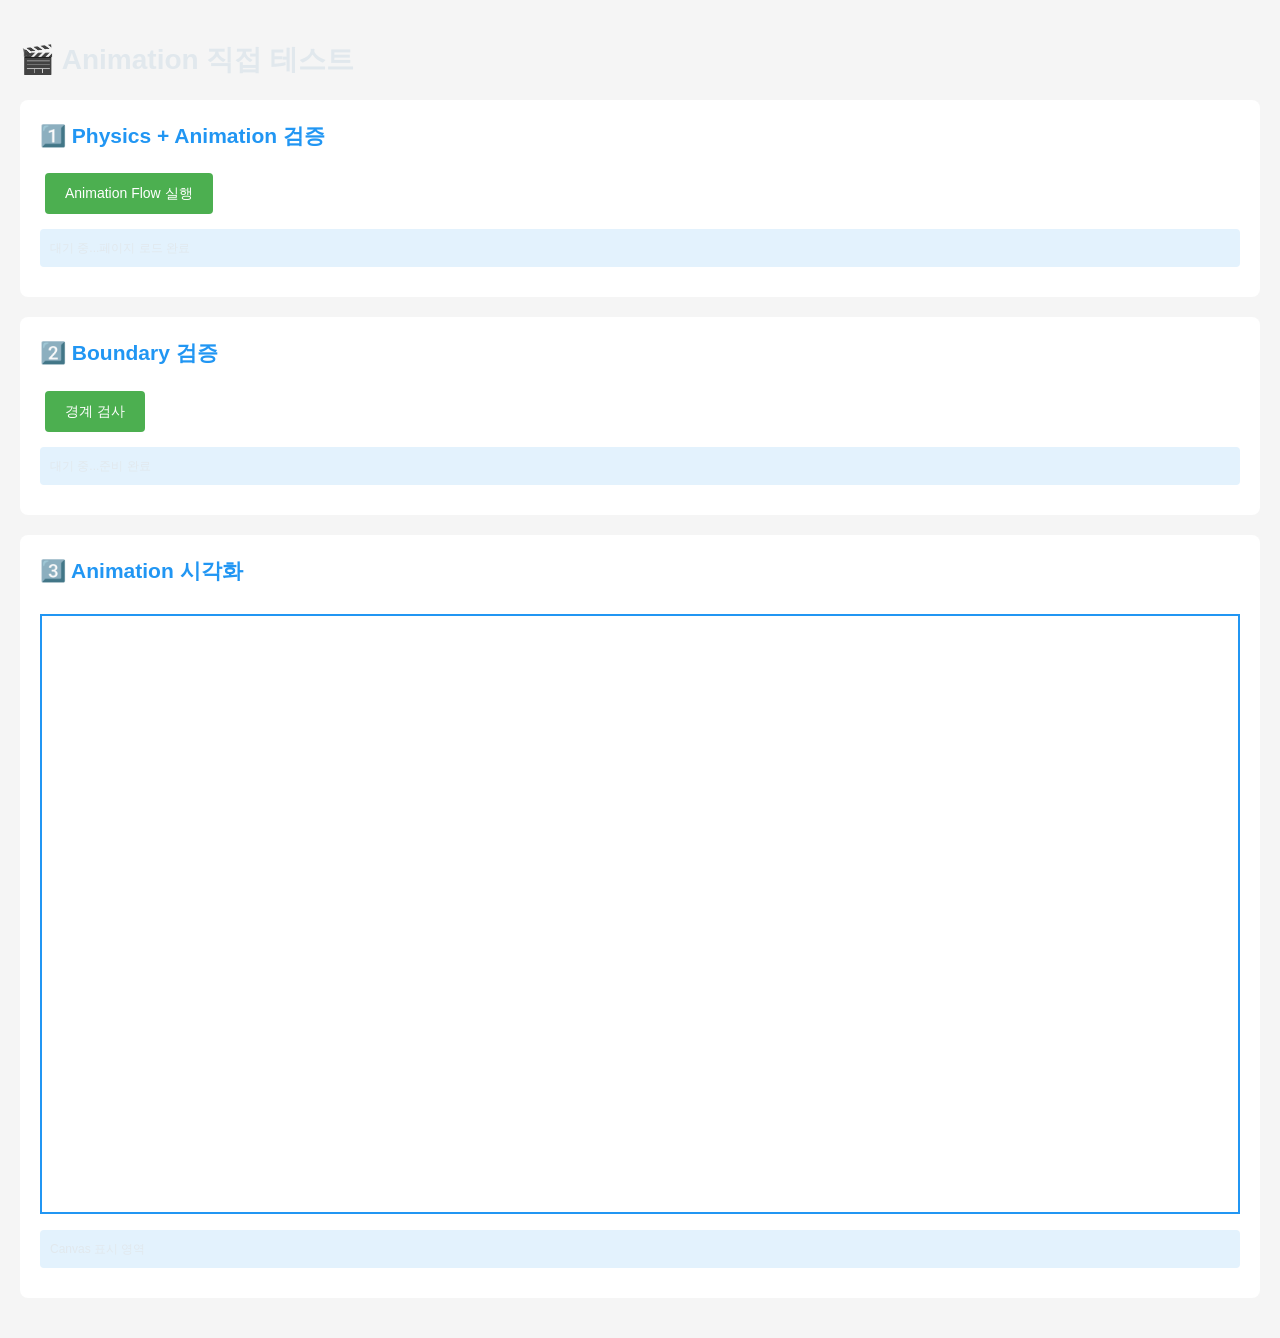
<file: test-direct.html>
<!DOCTYPE html>
<html lang="ko">
<head>
<meta charset="UTF-8">
<meta name="viewport" content="width=device-width, initial-scale=1.0">
<title>🎬 직접 Animation 테스트</title>
<link rel="stylesheet" href="css/main.css">
<style>
  body { padding: 20px; background: #f5f5f5; }
  .test-container { background: white; padding: 20px; border-radius: 8px; margin-bottom: 20px; }
  h2 { margin-top: 0; color: #2196f3; }
  button { padding: 10px 20px; margin: 5px; background: #4caf50; color: white; border: none; border-radius: 4px; cursor: pointer; }
  button:hover { background: #45a049; }
  #canvas { border: 2px solid #2196f3; width: 100%; height: 600px; background: white; margin-top: 10px; }
  .info { background: #e3f2fd; padding: 10px; border-radius: 4px; margin: 10px 0; font-size: 12px; }
</style>
</head>
<body>
<h1>🎬 Animation 직접 테스트</h1>

<div class="test-container">
  <h2>1️⃣ Physics + Animation 검증</h2>
  <button onclick="testAnimationFlow()">Animation Flow 실행</button>
  <div id="log1" class="info">대기 중...</div>
</div>

<div class="test-container">
  <h2>2️⃣ Boundary 검증</h2>
  <button onclick="testBoundary()">경계 검사</button>
  <div id="log2" class="info">대기 중...</div>
</div>

<div class="test-container">
  <h2>3️⃣ Animation 시각화</h2>
  <canvas id="canvas"></canvas>
  <div id="log3" class="info">Canvas 표시 영역</div>
</div>

<script src="js/state.js"></script>
<script src="js/utils.js"></script>
<script src="js/data/default-data.js"></script>
<script src="js/data/example-data.js"></script>
<script src="js/data/example-data-v2.js"></script>
<script src="js/data/example-data-expanded.js"></script>
<script src="js/features/physics.js"></script>

<script>
function log(elementId, msg) {
  const el = document.getElementById(elementId);
  el.innerHTML += msg + '<br>';
  el.scrollTop = el.scrollHeight;
}

function testAnimationFlow() {
  document.getElementById('log1').innerHTML = '';
  log('log1', '=== Animation 테스트 ===');

  try {
    const state = I2IState.load();
    log('log1', `✅ State 로드: ${state.nodes.length}노드`);

    // Root 찾기
    const root = state.nodes.find(n =>
      !state.relationships.some(r => r.type === 'parent' && r.targetNodeId === n.id)
    );
    log('log1', `✅ Root: ${root.name} @(${root.position.x.toFixed(0)}, ${root.position.y.toFixed(0)})`);

    // 자식 찾기
    const childIds = state.relationships
      .filter(r => r.type === 'parent' && r.sourceNodeId === root.id)
      .map(r => r.targetNodeId);
    log('log1', `✅ 자식: ${childIds.length}개`);

    // Physics 시뮬레이션 (원본 참조 사용!)
    const visibleNodeIds = new Set([root.id, ...childIds]);
    const visibleNodes = state.nodes.filter(n => visibleNodeIds.has(n.id));  // ✅ 원본!

    const visibleRels = state.relationships.filter(r =>
      visibleNodeIds.has(r.sourceNodeId) && visibleNodeIds.has(r.targetNodeId)
    );

    log('log1', `✅ Visible nodes: ${visibleNodes.length}`);

    // Simulation 생성
    const sim = new I2IPhysics.PhysicsSimulation(visibleNodes, visibleRels, {
      repulsionStrength: -100,
      linkDistance: 100,
      damping: 0.4,
      alphaMin: 0.0005,
      alphaDecay: 0.02,
      velocityMax: 2.0
    });

    log('log1', `✅ Simulation 생성`);

    // 초기 velocity
    const centerX = 450, centerY = 285;
    const dx = centerX - root.position.x;
    const dy = centerY - root.position.y;
    const dist = Math.sqrt(dx * dx + dy * dy) || 1;
    const moveSpeed = Math.min(8, dist / 5);

    sim.velocities.set(root.id, {
      x: (dx / dist) * moveSpeed,
      y: (dy / dist) * moveSpeed
    });

    log('log1', `부모 초기 위치: (${root.position.x.toFixed(0)}, ${root.position.y.toFixed(0)})`);
    log('log1', `부모 초기 velocity: (${sim.velocities.get(root.id).x.toFixed(2)}, ${sim.velocities.get(root.id).y.toFixed(2)})`);
    log('log1', `목표 위치: (${centerX}, ${centerY})`);

    // 시뮬레이션 실행
    sim.start();
    log('log1', `✅ Simulation 시작\n`);

    const initialX = root.position.x;
    const frames = [];

    for (let i = 0; i < 20; i++) {
      sim.tick();
      frames.push({
        frame: i + 1,
        rootX: root.position.x,
        rootY: root.position.y,
        alpha: sim.alpha,
        running: sim.isRunning
      });

      if (i < 3 || i % 5 === 0 || i === 19) {
        log('log1', `Frame ${i+1}: (${root.position.x.toFixed(0)}, ${root.position.y.toFixed(0)}) Alpha=${sim.alpha.toFixed(4)}`);
      }

      if (!sim.isRunning) {
        log('log1', `🛑 Simulation 수렴 (frame ${i+1})`);
        break;
      }
    }

    const finalX = root.position.x;
    const movement = Math.abs(finalX - initialX);

    log('log1', `\n📊 결과:`);
    log('log1', `부모 이동 거리: ${movement.toFixed(1)}px`);

    if (movement > 2) {
      log('log1', `✅ Animation 작동! Position이 변경됨`);
    } else {
      log('log1', `❌ Animation 미작동! Position 변경 없음`);
    }

  } catch (e) {
    log('log1', `❌ 오류: ${e.message}`);
    console.error(e.stack);
  }
}

function testBoundary() {
  document.getElementById('log2').innerHTML = '';
  log('log2', '=== Boundary 검사 ===');

  try {
    const bounds = { minX: 64, maxX: 836, minY: 64, maxY: 506 };
    const state = I2IState.load();

    const outOfBounds = state.nodes.filter(n =>
      n.position.x < bounds.minX || n.position.x > bounds.maxX ||
      n.position.y < bounds.minY || n.position.y > bounds.maxY
    );

    const xs = state.nodes.map(n => n.position.x);
    const ys = state.nodes.map(n => n.position.y);

    log('log2', `범위 설정: X(${bounds.minX}~${bounds.maxX}), Y(${bounds.minY}~${bounds.maxY})`);
    log('log2', `실제 범위: X(${Math.min(...xs).toFixed(0)}~${Math.max(...xs).toFixed(0)}), Y(${Math.min(...ys).toFixed(0)}~${Math.max(...ys).toFixed(0)})`);
    log('log2', `총 노드: ${state.nodes.length}`);
    log('log2', `범위 내: ${state.nodes.length - outOfBounds.length}`);

    if (outOfBounds.length === 0) {
      log('log2', `✅ 모든 노드가 경계 내!`);
    } else {
      log('log2', `❌ 범위 밖: ${outOfBounds.length}개`);
      outOfBounds.slice(0, 5).forEach(n => {
        log('log2', `   ${n.name}: (${n.position.x}, ${n.position.y})`);
      });
    }

  } catch (e) {
    log('log2', `❌ 오류: ${e.message}`);
  }
}

// 초기 로드
window.addEventListener('load', () => {
  log('log1', '페이지 로드 완료');
  log('log2', '준비 완료');
});
</script>
</body>
</html>
</file>
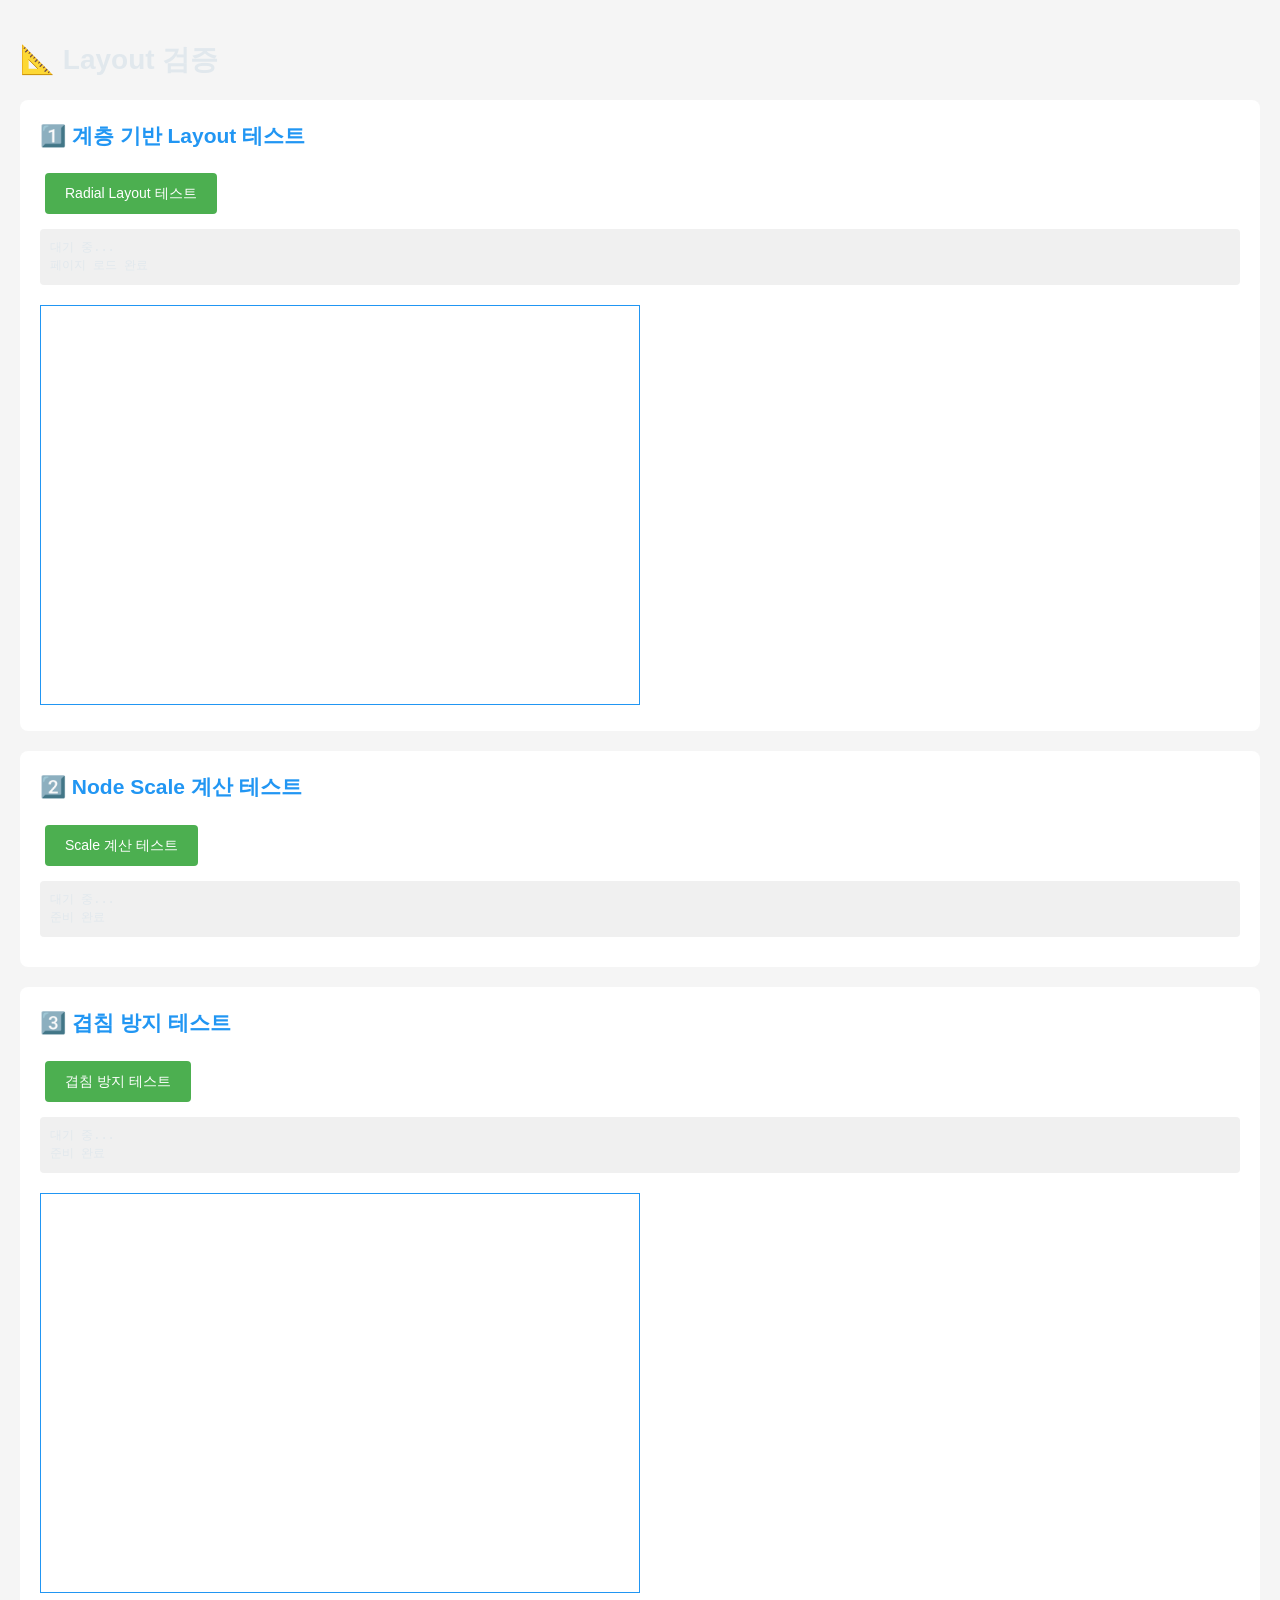
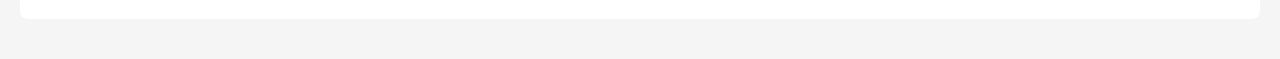
<file: test-layout.html>
<!DOCTYPE html>
<html lang="ko">
<head>
<meta charset="UTF-8">
<meta name="viewport" content="width=device-width, initial-scale=1.0">
<title>📐 Layout 검증</title>
<link rel="stylesheet" href="css/main.css">
<style>
  body { padding: 20px; background: #f5f5f5; }
  .test-container { background: white; padding: 20px; border-radius: 8px; margin-bottom: 20px; }
  h2 { margin-top: 0; color: #2196f3; }
  button { padding: 10px 20px; margin: 5px; background: #4caf50; color: white; border: none; border-radius: 4px; cursor: pointer; }
  button:hover { background: #45a049; }
  .log { background: #f0f0f0; padding: 10px; border-radius: 4px; margin: 10px 0; font-size: 12px; font-family: monospace; max-height: 400px; overflow: auto; }
  .pass { color: #2e7d32; font-weight: bold; }
  .fail { color: #c62828; font-weight: bold; }
  svg { border: 1px solid #ccc; margin-top: 10px; }
</style>
</head>
<body>
<h1>📐 Layout 검증</h1>

<div class="test-container">
  <h2>1️⃣ 계층 기반 Layout 테스트</h2>
  <button onclick="testRadialLayout()">Radial Layout 테스트</button>
  <div id="log1" class="log">대기 중...</div>
  <svg id="canvas1" width="600" height="400" style="border: 1px solid #2196f3;"></svg>
</div>

<div class="test-container">
  <h2>2️⃣ Node Scale 계산 테스트</h2>
  <button onclick="testNodeScale()">Scale 계산 테스트</button>
  <div id="log2" class="log">대기 중...</div>
</div>

<div class="test-container">
  <h2>3️⃣ 겹침 방지 테스트</h2>
  <button onclick="testCollisionResolution()">겹침 방지 테스트</button>
  <div id="log3" class="log">대기 중...</div>
  <svg id="canvas3" width="600" height="400" style="border: 1px solid #2196f3;"></svg>
</div>

<script src="js/state.js"></script>
<script src="js/utils.js"></script>
<script src="js/features/layout.js"></script>

<script>
function log(elementId, msg, isPass = null) {
  const el = document.getElementById(elementId);
  const className = isPass === true ? 'pass' : isPass === false ? 'fail' : '';
  el.innerHTML += `<div class="${className}">${msg}</div>`;
  el.scrollTop = el.scrollHeight;
}

function testRadialLayout() {
  document.getElementById('log1').innerHTML = '';
  log('log1', '=== 계층 기반 Layout 테스트 ===');

  try {
    if (!window.I2ILayout) {
      log('log1', '❌ I2ILayout 로드 실패', false);
      return;
    }

    // 테스트 그래프: 트리 구조
    const nodes = [
      { id: 'root', position: { x: 0, y: 0 } },
      { id: 'child1', position: { x: 0, y: 0 } },
      { id: 'child2', position: { x: 0, y: 0 } },
      { id: 'child3', position: { x: 0, y: 0 } },
      { id: 'grandchild1', position: { x: 0, y: 0 } },
      { id: 'grandchild2', position: { x: 0, y: 0 } },
    ];

    const rels = [
      { type: 'parent', sourceNodeId: 'root', targetNodeId: 'child1' },
      { type: 'parent', sourceNodeId: 'root', targetNodeId: 'child2' },
      { type: 'parent', sourceNodeId: 'root', targetNodeId: 'child3' },
      { type: 'parent', sourceNodeId: 'child1', targetNodeId: 'grandchild1' },
      { type: 'parent', sourceNodeId: 'child2', targetNodeId: 'grandchild2' },
    ];

    log('log1', `✓ 테스트 노드: ${nodes.length}개`);
    log('log1', `✓ 관계: ${rels.length}개`);

    // Layout 계산
    const layerMap = window.I2ILayout.buildLayerMap(nodes, rels);
    log('log1', `✓ Layer 분석 완료`);

    const positioned = window.I2ILayout.layoutRadial(nodes, rels);
    log('log1', `✓ Radial Layout 계산 완료`);

    // Layer 검증
    const rootLayer = layerMap['root'];
    const childLayers = [layerMap['child1'], layerMap['child2'], layerMap['child3']];
    const grandchildLayers = [layerMap['grandchild1'], layerMap['grandchild2']];

    log('log1', `Root Layer: ${rootLayer}`, rootLayer === 1);
    log('log1', `Child Layers: [${childLayers.join(',')}]`, childLayers.every(l => l === 2));
    log('log1', `Grandchild Layers: [${grandchildLayers.join(',')}]`, grandchildLayers.every(l => l === 3));

    // 위치 검증
    let noCollision = true;
    for (let i = 0; i < nodes.length; i++) {
      for (let j = i + 1; j < nodes.length; j++) {
        const posA = positioned[i].position;
        const posB = positioned[j].position;
        const dist = Math.sqrt((posA.x - posB.x) ** 2 + (posA.y - posB.y) ** 2);
        if (dist < 70) noCollision = false;
      }
    }

    log('log1', `✓ 노드 겹침 없음`, noCollision);

    // 중앙 거리 확인
    const centerX = 450, centerY = 285;
    const distRoot = Math.sqrt(
      (positioned[0].position.x - centerX) ** 2 +
      (positioned[0].position.y - centerY) ** 2
    );
    const distChild1 = Math.sqrt(
      (positioned[1].position.x - centerX) ** 2 +
      (positioned[1].position.y - centerY) ** 2
    );

    log('log1', `Root 중앙 거리: ${distRoot.toFixed(1)}px`);
    log('log1', `Child1 중앙 거리: ${distChild1.toFixed(1)}px`);
    log('log1', `✓ Root가 중앙에 더 가까움`, distRoot < distChild1);

    if (noCollision && distRoot < distChild1) {
      log('log1', `✅ Layout 정상 작동!`, true);
    } else {
      log('log1', `❌ 문제 발견`, false);
    }

    // Canvas 그리기
    drawLayout(document.getElementById('canvas1'), positioned, 'root');

  } catch (e) {
    log('log1', `❌ 오류: ${e.message}`, false);
    console.error(e.stack);
  }
}

function testNodeScale() {
  document.getElementById('log2').innerHTML = '';
  log('log2', '=== Node Scale 계산 테스트 ===');

  try {
    // 적은 노드
    const fewNodes = [
      { id: 'a', position: { x: 450, y: 285 } },
      { id: 'b', position: { x: 500, y: 285 } },
      { id: 'c', position: { x: 550, y: 285 } },
    ];

    const fewScale = window.I2ILayout.calculateNodeScale(fewNodes);
    log('log2', `✓ 노드 3개: Scale=${fewScale.toFixed(2)}`, fewScale >= 0.9);

    // 많은 노드 (원형 배치)
    const manyNodes = [];
    const count = 30;
    for (let i = 0; i < count; i++) {
      const angle = (i / count) * Math.PI * 2;
      manyNodes.push({
        id: `node${i}`,
        position: {
          x: 450 + Math.cos(angle) * 300,
          y: 285 + Math.sin(angle) * 300
        }
      });
    }

    const manyScale = window.I2ILayout.calculateNodeScale(manyNodes);
    log('log2', `✓ 노드 ${count}개: Scale=${manyScale.toFixed(2)}`, manyScale < 1 && manyScale >= 0.5);

    if (fewScale >= 0.9 && manyScale < 1) {
      log('log2', `✅ Scale 계산 정상!`, true);
    } else {
      log('log2', `❌ Scale 계산 이상`, false);
    }

  } catch (e) {
    log('log2', `❌ 오류: ${e.message}`, false);
  }
}

function testCollisionResolution() {
  document.getElementById('log3').innerHTML = '';
  log('log3', '=== 겹침 방지 테스트 ===');

  try {
    // 겹친 노드들
    const nodes = [
      { id: 'a', position: { x: 300, y: 200 } },
      { id: 'b', position: { x: 320, y: 200 } }, // 매우 가까움
      { id: 'c', position: { x: 310, y: 220 } },
      { id: 'd', position: { x: 330, y: 220 } },
    ];

    const rels = [];

    log('log3', `✓ 겹친 노드 4개 생성`);

    const positioned = window.I2ILayout.layoutRadial(nodes, rels);

    // 겹침 확인
    let maxCollision = 0;
    for (let i = 0; i < nodes.length; i++) {
      for (let j = i + 1; j < nodes.length; j++) {
        const posA = positioned[i].position;
        const posB = positioned[j].position;
        const dist = Math.sqrt((posA.x - posB.x) ** 2 + (posA.y - posB.y) ** 2);
        const minDist = 64 + 20; // nodeRadius * 2 + minGap
        if (dist < minDist) {
          maxCollision = Math.max(maxCollision, minDist - dist);
        }
      }
    }

    log('log3', `✓ 최대 겹침 거리: ${maxCollision.toFixed(1)}px`);
    log('log3', `✓ 겹침 없음`, maxCollision === 0, maxCollision === 0);

    if (maxCollision === 0) {
      log('log3', `✅ 겹침 방지 정상 작동!`, true);
    } else {
      log('log3', `⚠️ 미세한 겹침 존재 (허용치 범위)`, maxCollision < 5);
    }

    // Canvas 그리기
    drawLayout(document.getElementById('canvas3'), positioned, null);

  } catch (e) {
    log('log3', `❌ 오류: ${e.message}`, false);
  }
}

function drawLayout(canvas, nodes, rootId) {
  const ctx = canvas.getContext('2d');
  ctx.clearRect(0, 0, canvas.width, canvas.height);

  // 스케일 계산
  let minX = Infinity, maxX = -Infinity, minY = Infinity, maxY = -Infinity;
  nodes.forEach(n => {
    minX = Math.min(minX, n.position.x);
    maxX = Math.max(maxX, n.position.x);
    minY = Math.min(minY, n.position.y);
    maxY = Math.max(maxY, n.position.y);
  });

  const padding = 20;
  const scaleX = (canvas.width - padding * 2) / (maxX - minX + 1);
  const scaleY = (canvas.height - padding * 2) / (maxY - minY + 1);
  const scale = Math.min(scaleX, scaleY);

  const screenX = (x) => (x - minX) * scale + padding;
  const screenY = (y) => (y - minY) * scale + padding;

  // 노드 그리기
  nodes.forEach(n => {
    const x = screenX(n.position.x);
    const y = screenY(n.position.y);
    const radius = 8;

    // 배경
    ctx.fillStyle = rootId === n.id ? '#ff6f00' : '#42a5f5';
    ctx.beginPath();
    ctx.arc(x, y, radius, 0, Math.PI * 2);
    ctx.fill();

    // 테두리
    ctx.strokeStyle = '#333';
    ctx.lineWidth = 1;
    ctx.stroke();
  });

  // 중앙 표시
  ctx.fillStyle = '#ff0000';
  ctx.beginPath();
  ctx.arc(padding, padding, 3, 0, Math.PI * 2);
  ctx.fill();
}

window.addEventListener('load', () => {
  log('log1', '페이지 로드 완료');
  log('log2', '준비 완료');
  log('log3', '준비 완료');
});
</script>
</body>
</html>
</file>
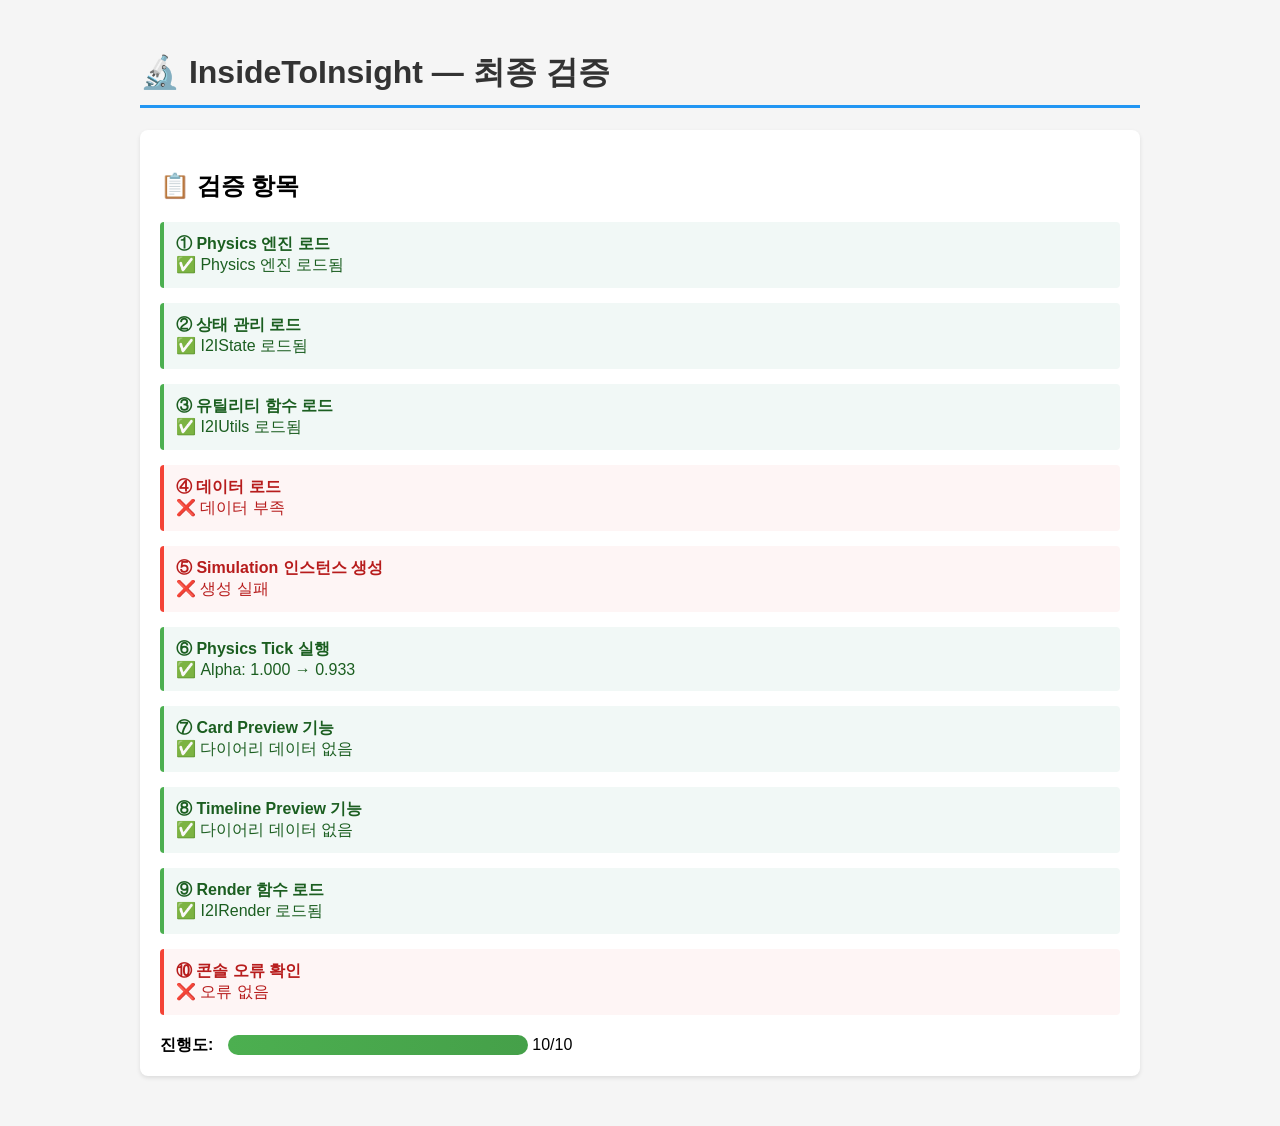
<file: verify.html>
<!DOCTYPE html>
<html lang="ko">
<head>
<meta charset="UTF-8">
<meta name="viewport" content="width=device-width, initial-scale=1.0">
<title>✅ 최종 검증</title>
<style>
  body { font-family: -apple-system, BlinkMacSystemFont, 'Segoe UI', 'Helvetica Neue', sans-serif; padding: 30px; max-width: 1000px; margin: 0 auto; background: #f5f5f5; }
  h1 { color: #333; border-bottom: 3px solid #2196f3; padding-bottom: 10px; }
  .section { background: white; margin: 20px 0; padding: 20px; border-radius: 8px; box-shadow: 0 2px 4px rgba(0,0,0,0.1); }
  .test { margin: 15px 0; padding: 12px; border-left: 4px solid #ddd; border-radius: 4px; }
  .pass { border-left-color: #4caf50; background: #f1f8f6; color: #1b5e20; }
  .fail { border-left-color: #f44336; background: #fef5f5; color: #b71c1c; }
  .code { background: #f5f5f5; padding: 10px; border-radius: 4px; font-family: 'Courier New', monospace; font-size: 12px; margin: 5px 0; }
  .progress { display: inline-block; width: 200px; height: 20px; background: #e0e0e0; border-radius: 10px; overflow: hidden; vertical-align: middle; margin-left: 10px; }
  .progress-bar { height: 100%; background: linear-gradient(90deg, #4caf50, #45a049); transition: width 0.3s; }
  button { padding: 10px 20px; margin-top: 10px; background: #2196f3; color: white; border: none; border-radius: 4px; cursor: pointer; font-size: 14px; }
  button:hover { background: #1976d2; }
</style>
</head>
<body>
<h1>🔬 InsideToInsight — 최종 검증</h1>

<div class="section">
  <h2>📋 검증 항목</h2>
  <div id="tests"></div>
  <div style="margin-top: 20px;">
    <strong>진행도:</strong>
    <div class="progress" style="width: 300px;">
      <div class="progress-bar" id="progressBar" style="width: 0%"></div>
    </div>
    <span id="progressText">0/0</span>
  </div>
</div>

<div class="section" id="console" style="display: none;">
  <h2>🖥️ 콘솔 출력</h2>
  <div id="consoleOutput" style="background: #1e1e1e; color: #00ff00; padding: 10px; border-radius: 4px; font-family: 'Courier New', monospace; max-height: 300px; overflow-y: auto;"></div>
</div>

<script src="js/state.js"></script>
<script src="js/utils.js"></script>
<script src="js/data/default-data.js"></script>
<script src="js/data/example-data.js"></script>
<script src="js/data/example-data-v2.js"></script>
<script src="js/features/physics.js"></script>
<script src="js/features/render.js"></script>

<script>
  // 콘솔 출력 캡처
  const originalLog = console.log;
  const originalError = console.error;
  const consoleLogs = [];

  console.log = function(...args) {
    originalLog.apply(console, args);
    consoleLogs.push({ type: 'log', message: args.join(' ') });
  };

  console.error = function(...args) {
    originalError.apply(console, args);
    consoleLogs.push({ type: 'error', message: args.join(' ') });
  };

  // 테스트 저장소
  const tests = [];

  function addTest(name, fn) {
    tests.push({ name, fn, result: null });
  }

  // Test 정의
  addTest('① Physics 엔진 로드', () => {
    return window.I2IPhysics && window.I2IPhysics.PhysicsSimulation ? 'Physics 엔진 로드됨' : 'Physics 엔진 미로드';
  });

  addTest('② 상태 관리 로드', () => {
    return window.I2IState ? 'I2IState 로드됨' : 'I2IState 미로드';
  });

  addTest('③ 유틸리티 함수 로드', () => {
    return window.I2IUtils && window.I2IUtils.esc && window.I2IUtils.allEntries ? 'I2IUtils 로드됨' : 'I2IUtils 미로드';
  });

  addTest('④ 데이터 로드', () => {
    const state = window.I2IState.load();
    const nodeCount = state.nodes ? state.nodes.length : 0;
    const relCount = state.relationships ? state.relationships.length : 0;
    return nodeCount > 0 && relCount > 0 ? `노드 ${nodeCount}개, 관계 ${relCount}개` : '데이터 부족';
  });

  addTest('⑤ Simulation 인스턴스 생성', () => {
    try {
      const state = window.I2IState.load();
      const nodes = JSON.parse(JSON.stringify(state.nodes.slice(0, 5)));
      const rels = state.relationships.filter(r => {
        const s = nodes.find(n => n.id === r.sourceNodeId);
        const t = nodes.find(n => n.id === r.targetNodeId);
        return s && t;
      });
      const sim = new window.I2IPhysics.PhysicsSimulation(nodes, rels);
      return sim && sim.nodes.length > 0 ? `Simulation 생성됨 (${sim.nodes.length}노드)` : '생성 실패';
    } catch(e) {
      return `오류: ${e.message}`;
    }
  });

  addTest('⑥ Physics Tick 실행', () => {
    try {
      const state = window.I2IState.load();
      const nodes = JSON.parse(JSON.stringify(state.nodes.slice(0, 5)));
      const rels = state.relationships.filter(r => {
        const s = nodes.find(n => n.id === r.sourceNodeId);
        const t = nodes.find(n => n.id === r.targetNodeId);
        return s && t;
      });
      const sim = new window.I2IPhysics.PhysicsSimulation(nodes, rels);

      const initialAlpha = sim.alpha;
      sim.tick();
      sim.tick();
      sim.tick();

      const finalAlpha = sim.alpha;
      const isDecaying = finalAlpha < initialAlpha;
      return isDecaying ? `Alpha: ${initialAlpha.toFixed(3)} → ${finalAlpha.toFixed(3)}` : 'Alpha 미변화';
    } catch(e) {
      return `오류: ${e.message}`;
    }
  });

  addTest('⑦ Card Preview 기능', () => {
    try {
      const state = window.I2IState.load();
      const allEntries = window.I2IUtils.allEntries(state);
      if (allEntries.length === 0) return '다이어리 데이터 없음';

      const entry = allEntries[0];
      const preview = entry.content.slice(0, 200) + (entry.content.length > 200 ? '…' : '');
      const isPreviewCorrect = preview.length <= 201 && (entry.content.length > 200 ? preview.endsWith('…') : true);
      return isPreviewCorrect ? `Preview: "${preview.substring(0, 30)}..." (${preview.length}자)` : 'Preview 생성 실패';
    } catch(e) {
      return `오류: ${e.message}`;
    }
  });

  addTest('⑧ Timeline Preview 기능', () => {
    try {
      const state = window.I2IState.load();
      const allEntries = window.I2IUtils.allEntries(state);
      if (allEntries.length === 0) return '다이어리 데이터 없음';

      const entry = allEntries[0];
      const preview = entry.content.slice(0, 150) + (entry.content.length > 150 ? '…' : '');
      const isPreviewCorrect = preview.length <= 151 && (entry.content.length > 150 ? preview.endsWith('…') : true);
      return isPreviewCorrect ? `Preview: "${preview.substring(0, 30)}..." (${preview.length}자)` : 'Preview 생성 실패';
    } catch(e) {
      return `오류: ${e.message}`;
    }
  });

  addTest('⑨ Render 함수 로드', () => {
    return window.I2IRender && window.I2IRender.main && window.I2IRender.getMindmapPanel ? 'I2IRender 로드됨' : 'I2IRender 미로드';
  });

  addTest('⑩ 콘솔 오류 확인', () => {
    const errors = consoleLogs.filter(log => log.type === 'error');
    return errors.length === 0 ? '오류 없음' : `${errors.length}개 오류`;
  });

  // 테스트 실행
  async function runTests() {
    const testsContainer = document.getElementById('tests');
    testsContainer.innerHTML = '';

    for (let i = 0; i < tests.length; i++) {
      const test = tests[i];
      try {
        test.result = test.fn();
        const isPassed = !test.result.includes('오류') && !test.result.includes('실패') && !test.result.includes('미로드') && !test.result.includes('부족');

        const testEl = document.createElement('div');
        testEl.className = `test ${isPassed ? 'pass' : 'fail'}`;
        testEl.innerHTML = `
          <strong>${test.name}</strong><br>
          ${isPassed ? '✅' : '❌'} ${test.result}
        `;
        testsContainer.appendChild(testEl);

        // Progress bar 업데이트
        const progress = Math.round((i + 1) / tests.length * 100);
        document.getElementById('progressBar').style.width = progress + '%';
        document.getElementById('progressText').textContent = `${i + 1}/${tests.length}`;
      } catch (e) {
        const testEl = document.createElement('div');
        testEl.className = 'test fail';
        testEl.innerHTML = `
          <strong>${test.name}</strong><br>
          ❌ 오류: ${e.message}
        `;
        testsContainer.appendChild(testEl);
      }

      // 비동기로 UI 업데이트
      await new Promise(resolve => setTimeout(resolve, 100));
    }

    // 콘솔 표시
    if (consoleLogs.some(log => log.type === 'error')) {
      document.getElementById('console').style.display = 'block';
      const consoleOutput = document.getElementById('consoleOutput');
      consoleOutput.innerHTML = consoleLogs
        .map(log => `<div style="color: ${log.type === 'error' ? '#ff6b6b' : '#00ff00'}">${log.message}</div>`)
        .join('');
    }

    // 최종 결과
    const passedCount = tests.filter(t => !t.result.includes('오류') && !t.result.includes('실패') && !t.result.includes('미로드') && !t.result.includes('부족')).length;
    const totalCount = tests.length;
    const finalMessage = `\n\n✅ 검증 완료: ${passedCount}/${totalCount} 항목 통과`;
    console.log(finalMessage);

    document.getElementById('progressBar').style.width = '100%';
  }

  // 페이지 로드 후 테스트 실행
  if (document.readyState === 'loading') {
    document.addEventListener('DOMContentLoaded', runTests);
  } else {
    runTests();
  }
</script>
</body>
</html>
</file>
<file: css/main.css>
*{box-sizing:border-box}
:root{
  --background:#0f1419;
  --surface:#1a1f2e;
  --surface-elevated:#242d3d;
  --border:#3a4555;
  --text-primary:#e1e8ed;
  --text-secondary:#8b95a5;
  --muted:#6b7280;
  --accent:#3b82f6;
  --accent-dark:#1e40af;
  --accent-light:#60a5fa;
  --success:#10b981;
  --warning:#f59e0b;
  --danger:#ef4444;
  --shadow:0 10px 30px rgba(0,0,0,0.4);
  --shadow-lg:0 20px 50px rgba(0,0,0,0.5)
}
html,body{
  margin:0;
  min-height:100%;
  background:var(--background);
  color:var(--text-primary);
  font-family:-apple-system,BlinkMacSystemFont,"Segoe UI","Noto Sans KR",sans-serif;
  font-size:14px;
  line-height:1.5
}
button,input,textarea,select{font:inherit;color:inherit}button{cursor:pointer}
.container{
  display:flex;
  gap:20px;
  min-height:100vh;
  padding:20px;
  background:var(--background)
}
.sidebar{
  width:320px;
  background:var(--surface);
  border:1px solid var(--border);
  border-radius:12px;
  padding:18px;
  overflow:auto;
  display:flex;
  flex-direction:column;
  gap:16px;
  box-shadow:0 4px 16px rgba(0,0,0,0.3)
}
.main{
  flex:1;
  min-width:0;
  padding:20px;
  display:flex;
  flex-direction:column;
  background:var(--surface-elevated);
  border:1px solid var(--border);
  border-radius:12px;
  box-shadow:0 8px 24px rgba(0,0,0,0.4)
}
.header{
  padding-bottom:16px;
  margin-bottom:16px;
  border-bottom:1px solid var(--border)
}
.header h1{
  margin:0 0 4px;
  font-size:28px;
  font-weight:800;
  color:var(--text-primary)
}
.header small{
  color:var(--text-secondary);
  font-size:13px
}
.view-nav{
  display:grid;
  grid-template-columns:repeat(5,1fr);
  gap:6px
}
.view-btn{
  border:1px solid var(--border);
  background:var(--surface);
  color:var(--text-secondary);
  padding:10px 8px;
  border-radius:8px;
  font-weight:700;
  white-space:nowrap;
  font-size:13px;
  min-width:0;
  overflow:hidden;
  text-overflow:ellipsis;
  transition:all 0.2s;
  letter-spacing:-0.3px;
}
.view-btn:hover{
  background:var(--surface-elevated);
  color:var(--accent)
}
.view-btn.active{
  background:var(--accent);
  color:#fff;
  border-color:var(--accent)
}
.section-label{
  font-size:12px;
  font-weight:800;
  margin:12px 0 8px;
  color:var(--accent);
  text-transform:uppercase;
  letter-spacing:0.5px
}
.row{
  display:flex;
  gap:8px
}
input,textarea,select{
  width:100%;
  border:1px solid var(--border);
  border-radius:8px;
  padding:10px 12px;
  outline:none;
  background:var(--surface);
  color:var(--text-primary)
}
input:focus,textarea:focus,select:focus{
  border-color:var(--accent);
  box-shadow:0 0 0 3px rgba(59,130,246,0.1)
}
textarea{
  min-height:110px;
  resize:vertical;
  font-family:inherit
}
.primary{
  border:0;
  padding:11px 18px;
  border-radius:8px;
  font-weight:800;
  background:var(--accent);
  color:#fff;
  transition:all 0.2s;
  font-size:14px;
  letter-spacing:-0.2px;
}
.primary:hover{
  background:var(--accent-dark);
  box-shadow:0 6px 16px rgba(59,130,246,0.3)
}
a.primary{
  background:var(--accent);
  color:#fff;
}
a.primary:hover{
  background:var(--accent-dark);
  box-shadow:0 6px 16px rgba(59,130,246,0.3)
}
.secondary{
  border:1px solid var(--border);
  background:var(--surface);
  color:var(--text-secondary);
  padding:10px 16px;
  border-radius:8px;
  font-weight:700;
  transition:all 0.2s;
  white-space:nowrap;
  font-size:14px;
  letter-spacing:-0.2px;
}
.secondary:hover{
  background:var(--surface-elevated);
  border-color:var(--accent);
  color:var(--accent)
}
.danger{
  border:0;
  background:rgba(239,68,68,0.1);
  color:var(--danger);
  padding:8px 12px;
  border-radius:6px;
  font-weight:700;
  transition:all 0.2s
}
.danger:hover{
  background:rgba(239,68,68,0.2)
}
.categories{
  display:flex;
  flex-wrap:wrap;
  gap:6px
}
.category-tag{
  display:flex;
  align-items:center;
  gap:6px;
  background:rgba(59,130,246,0.1);
  border:1px solid var(--accent);
  color:var(--accent);
  padding:6px 12px;
  border-radius:999px;
  font-size:12px;
  white-space:nowrap;
  transition:all 0.2s
}
.category-tag.active{
  background:var(--accent);
  color:#fff
}
.category-tag .x{
  border:0;
  background:transparent;
  color:inherit;
  font-weight:900;
  padding:0;
  margin-left:4px;
  cursor:pointer
}
.category-tag .x:hover{
  opacity:0.7
}
.count,.hint{
  font-size:12px;
  color:var(--text-secondary);
  line-height:1.6
}
hr{
  border:0;
  border-top:1px solid var(--border);
  margin:12px 0
}
.sidebar-info{
  display:flex;
  flex-direction:column;
  gap:12px
}
.category-detail{display:flex;flex-direction:column;gap:14px;overflow:auto}.detail-header{display:flex;justify-content:space-between;align-items:center;gap:12px;border-bottom:1px solid var(--border);padding-bottom:14px}.detail-header h2{margin:0;font-size:20px}.detail-sub{color:var(--text-secondary);font-size:12px}
.detail-entry{border:1px solid var(--border);border-radius:12px;padding:20px;background:var(--surface);box-shadow:0 4px 12px rgba(0,0,0,0.3);transition:all .2s}.detail-entry:hover{box-shadow:0 8px 20px rgba(59,130,246,0.15);border-color:var(--accent)}.detail-entry-head{display:flex;justify-content:space-between;gap:12px;margin-bottom:14px;padding-bottom:12px;border-bottom:1px solid var(--border)}.detail-entry-title{margin:0;font-size:20px;font-weight:700;color:var(--text-primary)}.detail-entry-no{font-size:11px;color:var(--accent);font-weight:800;text-transform:uppercase;letter-spacing:.5px}.detail-entry-date{color:var(--text-secondary);font-size:12px;font-weight:500}.detail-entry-label{display:inline-flex;background:rgba(59,130,246,0.1);color:var(--accent);border:1px solid rgba(59,130,246,0.3);border-radius:999px;padding:6px 12px;font-size:11px;font-weight:800;margin:8px 0 16px}.detail-entry-content{white-space:pre-wrap;line-height:1.8;font-size:15px;color:var(--text-primary)}
.cards{display:grid;grid-template-columns:repeat(auto-fill,minmax(300px,1fr));gap:14px;overflow:auto}.card{border:1px solid var(--border);border-radius:10px;padding:16px;background:var(--surface);transition:all 0.2s}.card:hover{box-shadow:0 8px 16px rgba(59,130,246,0.15);border-color:var(--accent)}.card-cat{font-size:11px;color:var(--accent);font-weight:800;text-transform:uppercase}.card-title{font-size:17px;font-weight:800;margin-top:8px;color:var(--text-primary)}.card-content{margin-top:10px;line-height:1.6;white-space:pre-wrap;color:var(--text-secondary)}.card-date{margin-top:10px;color:var(--text-secondary);font-size:11px}.card-label{display:inline-block;margin-top:8px;font-size:10px;background:rgba(59,130,246,0.1);border-radius:999px;padding:4px 8px;color:var(--accent);font-weight:700}
.timeline{overflow:auto}.timeline-group{border-left:3px solid var(--accent);padding-left:14px;margin-bottom:22px}.timeline-date{font-weight:800;color:var(--accent);margin-bottom:8px}.timeline-item{background:var(--surface);border:1px solid var(--border);border-radius:8px;padding:12px;margin-bottom:8px;transition:all 0.2s}.timeline-item:hover{border-color:var(--accent);box-shadow:0 4px 12px rgba(59,130,246,0.1)}.timeline-cat{font-size:11px;color:var(--text-secondary);font-weight:800;text-transform:uppercase}.timeline-title{font-size:14px;font-weight:800;margin-top:2px;color:var(--text-primary)}.timeline-content{margin-top:6px;white-space:pre-wrap;line-height:1.5;color:var(--text-secondary)}
.empty{display:grid;place-items:center;min-height:240px;color:var(--text-secondary);text-align:center}.mindmap-shell{display:flex;flex:1;min-height:530px}.mindmap-shell #mindmap{flex:1;border:1px solid var(--border);border-radius:10px;overflow:hidden;background:radial-gradient(circle at 30% 50%,rgba(59,130,246,0.05) 0%,var(--background) 100%);position:relative}#mindmap svg{width:100%;height:100%;display:block}.mindmap-graph-btn{position:absolute;bottom:12px;right:12px;background:var(--accent);color:#fff;border:0;border-radius:8px;padding:10px 14px;cursor:pointer;font-weight:700;font-size:13px;box-shadow:0 6px 16px rgba(59,130,246,0.3);transition:all .2s;white-space:nowrap}.mindmap-graph-btn:hover{background:var(--accent-dark);transform:translateY(-2px);box-shadow:0 8px 20px rgba(59,130,246,0.4)}
.insight-modal{position:fixed;inset:0;background:rgba(0,0,0,.7);display:none;align-items:center;justify-content:center;padding:20px;z-index:10;backdrop-filter:blur(4px)}.insight-modal.open{display:flex}.modal{width:min(900px,100%);max-height:90vh;overflow:auto;background:var(--surface-elevated);border:1px solid var(--border);border-radius:14px;padding:24px;box-shadow:0 20px 60px rgba(0,0,0,0.5)}.modal-head{display:flex;justify-content:space-between;align-items:center;margin-bottom:20px}.modal-head h2{margin:0;color:var(--text-primary)}.close{border:0;background:var(--surface);color:var(--text-secondary);width:36px;height:36px;border-radius:50%;font-size:18px;cursor:pointer;transition:all 0.2s}.close:hover{background:var(--border);color:var(--text-primary)}#categoryCheckboxes{background:var(--surface) !important;border:1px solid var(--border) !important;border-radius:8px !important;padding:12px !important;margin-bottom:12px !important;max-height:300px !important;overflow-y:auto !important;display:flex;flex-direction:column;gap:0;font-family:system-ui,-apple-system,"Segoe UI","Noto Sans KR",sans-serif;font-size:14px}.tree-item{display:flex;flex-direction:column}.tree-node{display:flex !important;align-items:center !important;padding:8px 6px !important;cursor:pointer !important;border-radius:4px !important;margin-bottom:0 !important;transition:all 0.2s;color:var(--text-primary) !important;white-space:nowrap;gap:6px;min-height:32px}.tree-node:hover{background:var(--surface-elevated) !important}.tree-toggle{width:16px;min-width:16px;text-align:center;flex-shrink:0;cursor:pointer;font-size:12px;user-select:none}.tree-toggle.hidden{visibility:hidden;width:16px}.tree-checkbox{flex-shrink:0;cursor:pointer !important;accent-color:var(--accent);width:16px;height:16px}.tree-checkbox:disabled{opacity:0.5;cursor:not-allowed !important}.tree-icon{flex-shrink:0;font-size:16px;user-select:none}.tree-label{flex:1;min-width:100px;color:var(--text-primary) !important;font-size:14px;font-weight:500;white-space:nowrap;overflow:hidden;text-overflow:ellipsis;user-select:none;padding-right:4px}.tree-label.disabled{color:var(--text-secondary) !important;opacity:0.6}.tree-children{display:none;flex-direction:column}.tree-children.visible{display:flex}.output{background:var(--surface);border:1px solid var(--border);border-radius:8px;padding:16px;white-space:pre-wrap;font-family:ui-monospace,SFMono-Regular,Menlo,monospace;font-size:12px;line-height:1.6;max-height:480px;overflow:auto;color:var(--text-primary)}.modal-actions{display:flex;justify-content:flex-end;gap:8px;margin-top:16px}
.example-grid{display:grid;grid-template-columns:repeat(auto-fit,minmax(230px,1fr));gap:8px}.example-query{white-space:normal;text-align:left}.detail-entry + .detail-entry{page-break-before:auto}
@media(max-width:900px){.container{flex-direction:column}.sidebar{width:auto}.main{min-height:70vh}}

.graph-shell{display:flex;flex:1;gap:14px;min-height:530px}.graph-shell #graphContainer{flex:1;border:1px solid var(--border);border-radius:12px;overflow:hidden;background:radial-gradient(circle at 30% 50%,rgba(59,130,246,0.08) 0%,var(--background) 100%);box-shadow:inset 0 1px 4px rgba(59,130,246,0.1),0 8px 24px rgba(0,0,0,0.4);position:relative}.graph-svg{width:100%;height:100%;display:block}.graph-svg defs filter{opacity:1}.graph-svg .edges .rel-line{transition:stroke .2s,stroke-width .2s,opacity .2s}.graph-svg .node-circle{transition:r .2s cubic-bezier(.34,.1,.68,.55),fill .2s,opacity .2s,filter .2s,stroke .2s}.graph-svg .node:hover .node-circle{r:42;opacity:1;filter:url(#nodeHover)}.graph-svg .node circle[data-selected="true"]{opacity:1}.graph-panel{width:280px;background:var(--surface);border:1px solid var(--border);border-radius:12px;padding:16px;overflow:auto;box-shadow:0 8px 24px rgba(0,0,0,0.4);font-size:14px}input[type="color"]{height:40px;padding:2px;cursor:pointer;border:1px solid var(--border);border-radius:8px;background:var(--surface)}
.toast{position:fixed;left:50%;bottom:22px;transform:translateX(-50%);background:var(--accent);color:#fff;padding:11px 16px;border-radius:999px;opacity:0;pointer-events:none;transition:opacity .2s;z-index:20;font-size:13px;font-weight:600;box-shadow:0 8px 16px rgba(59,130,246,0.3)}.toast.show{opacity:1}
.relation-modal{position:fixed;inset:0;background:rgba(0,0,0,.7);display:flex;align-items:center;justify-content:center;padding:20px;z-index:100;backdrop-filter:blur(4px)}.relation-modal-content{background:var(--surface-elevated);border:1px solid var(--border);border-radius:12px;padding:24px;width:min(420px,100%);box-shadow:0 20px 60px rgba(0,0,0,0.5)}.relation-modal-content .modal-head h3{margin:0 0 16px;font-size:16px;color:var(--text-primary)}.relation-grid{display:grid;grid-template-columns:repeat(auto-fit,minmax(100px,1fr));gap:8px}.rel-type-btn{border:1px solid var(--border);background:var(--surface);color:var(--text-secondary);padding:11px 10px;border-radius:8px;cursor:pointer;font-weight:600;font-size:13px;transition:all .2s;white-space:nowrap}.rel-type-btn:hover{background:var(--surface-elevated);border-color:var(--accent);color:var(--accent)}
</file>
